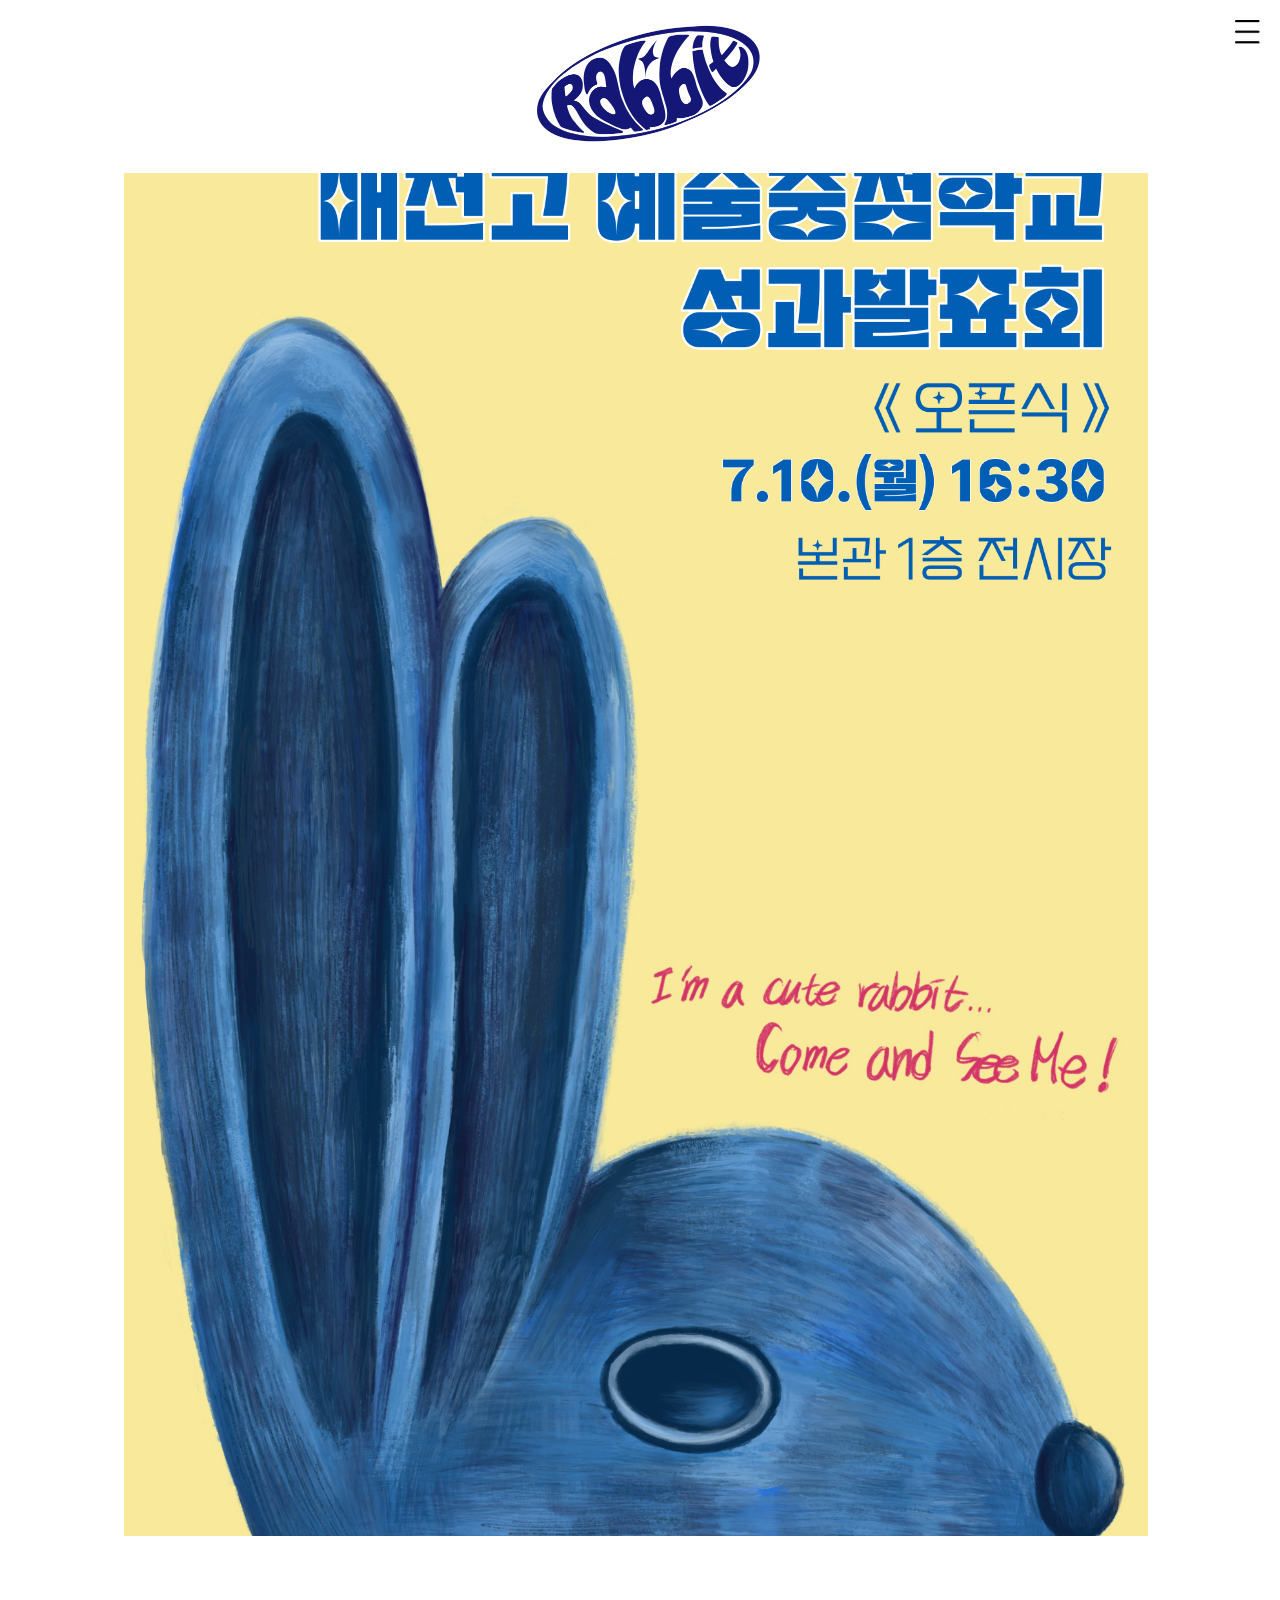
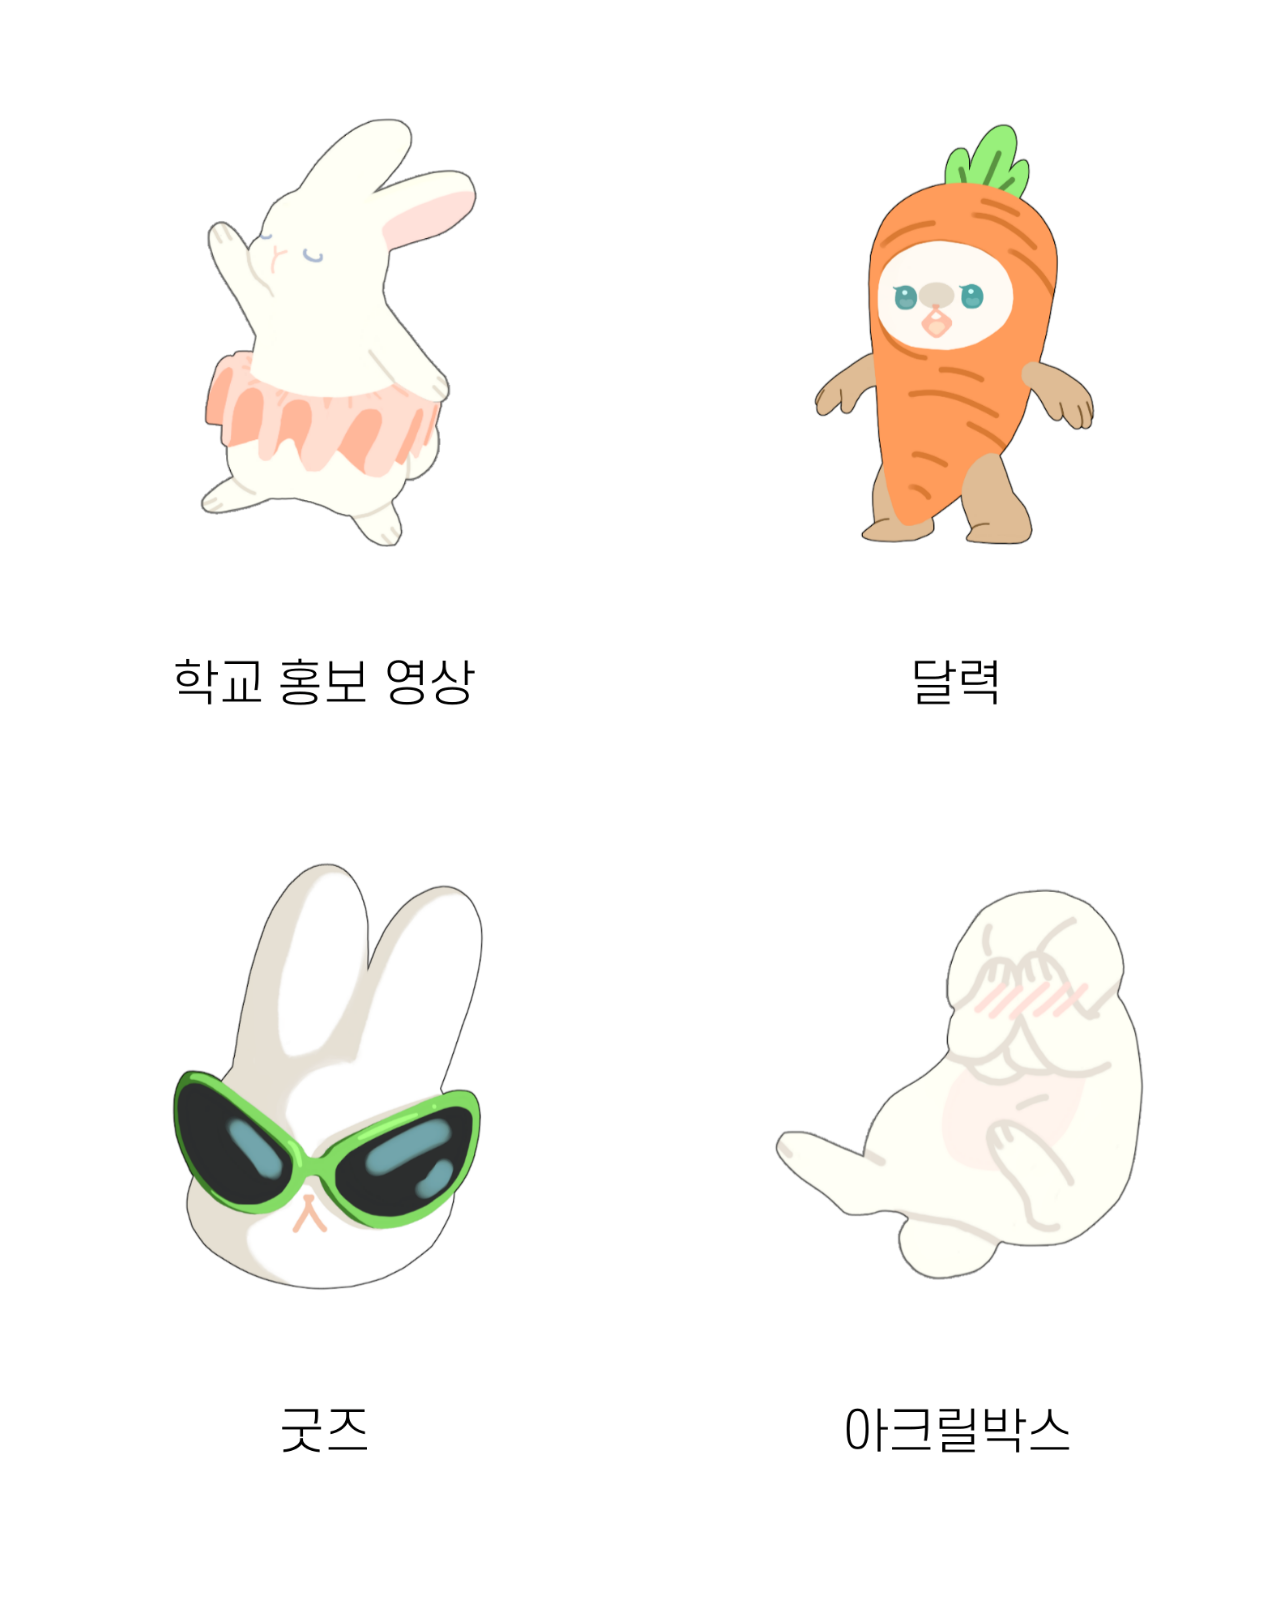
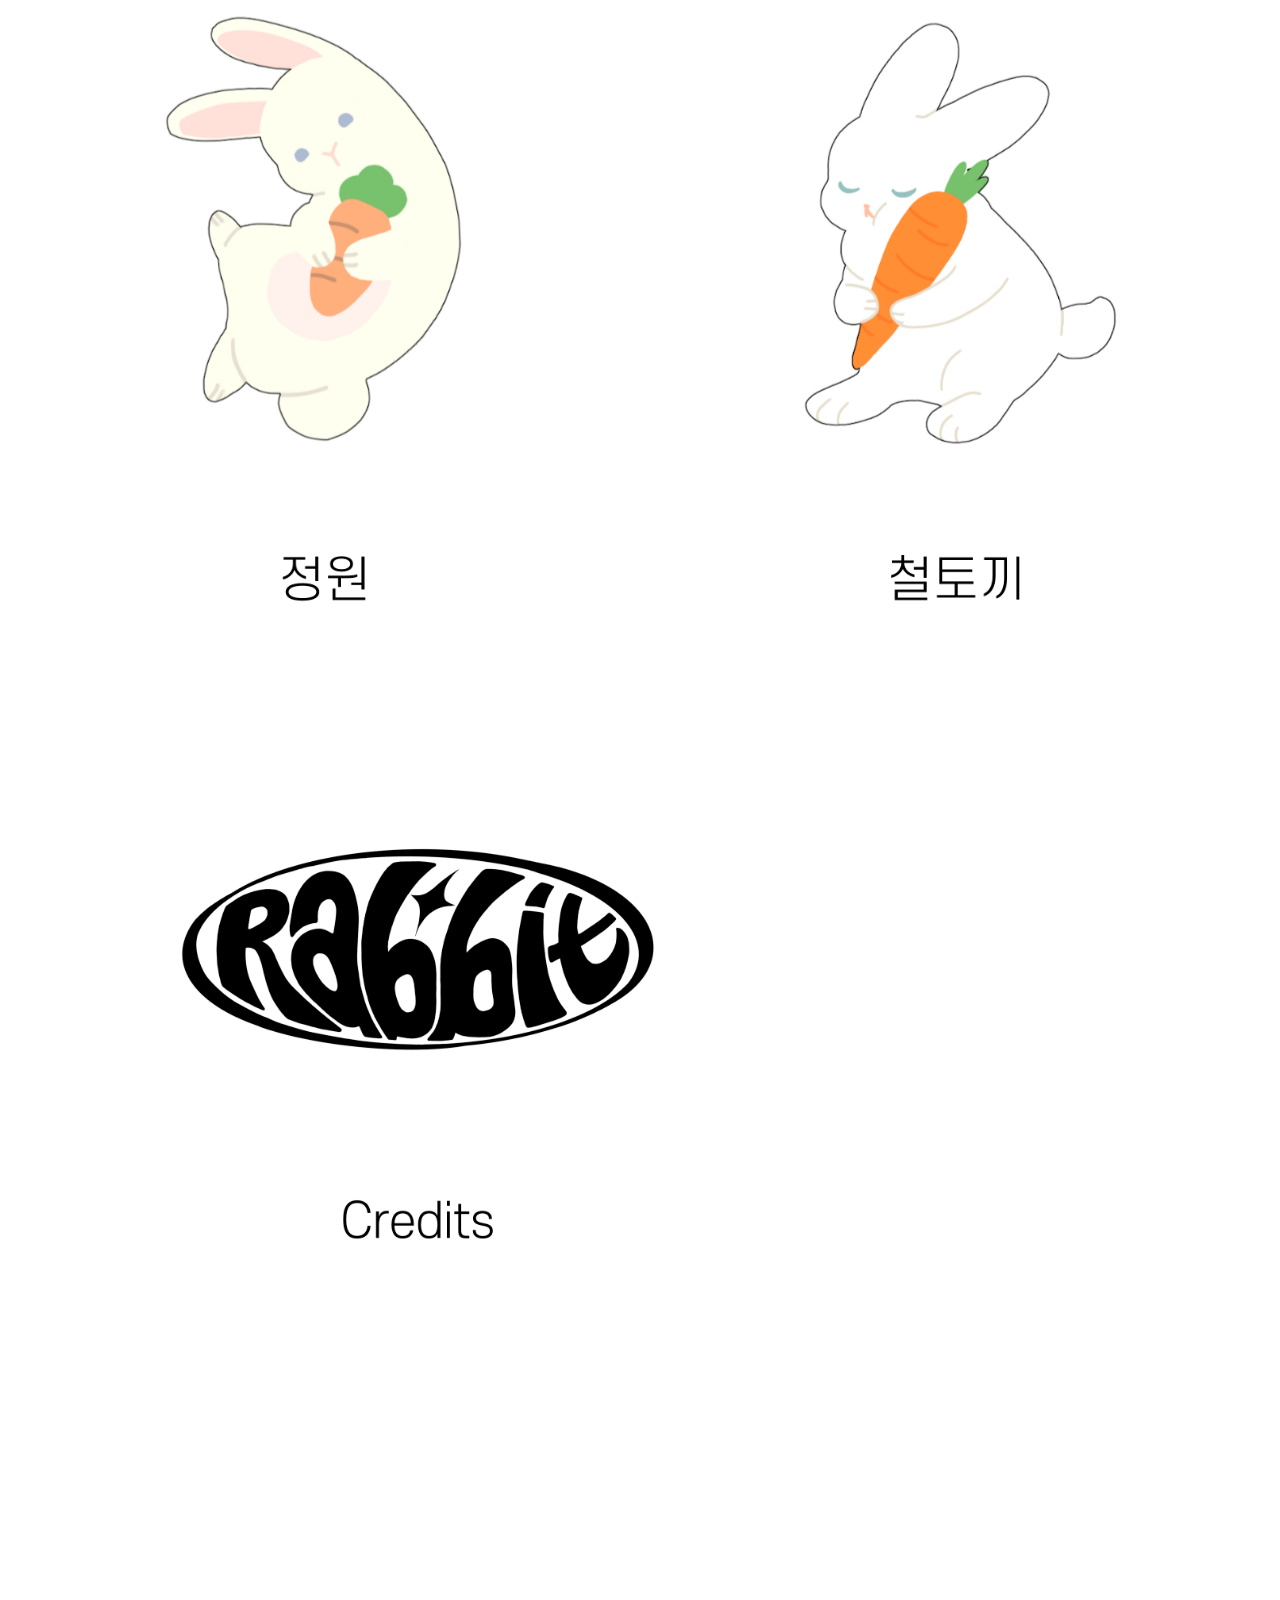
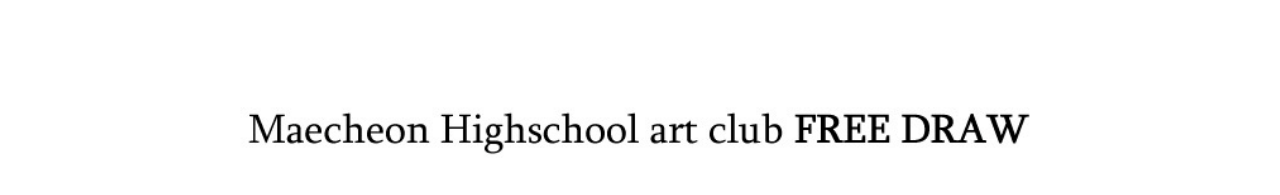
<file: index.html>
<!DOCTYPE html>
<html lang="en">
<head>
    <meta charset="UTF-8">
    <meta http-equiv="X-UA-Compatible" content="IE=edge">
    <meta name="viewport" content="width=device-width, initial-scale=1.0">
    <title>Document</title>
    <link href="style.css" rel="stylesheet">
    <script src="script.js"></script>
</head>
<body>
    <!-- home -->
    <div class="container">
        <div class="title">
            <a href="./index.html"><img class="logo" src="./img/logo.png"></a>
        </div>
        <div class="poster">
            <a><img class="poster" src="./img/poster.png"></a>
        </div>
        <div class="num-container">
            <div class="num1">
                <a href="./num1.html"><img class="num-img" src="./img/1.png"></a>
            </div>
            <div class="num1">
                <a href="./num2.html"><img class="num-img" src="./img/2.png"></a>
            </div>
            <div class="num1">
                <a href="./num3.html"><img class="num-img" src="./img/3.png"></a>
            </div>
            <div class="num1">
                <a href="./num4.html"><img class="num-img" src="./img/4.png"></a>
            </div>
            <div class="num1">
                <a href="./num5.html"><img class="num-img" src="./img/5.png"></a>
            </div>
            <div class="num1">
                <a href="./num6.html"><img class="num-img" src="./img/6.png"></a>
            </div>
            <div class="img7">
                <a href="./num7.html"><img class="img7" src="./img/7.png"></a>
            </div> 
        </div>
        
    </div>
    <div>
        <a><img class="bottom-img" src="./img/bottom.png"></a>
    </div>
    
    
    <!--- 메뉴 버튼 -->
    <div class="menu" id="menuWrapper">
        <a id="menuBtn"><img class="menubutton" src="./img/10.png"></a>
        <div id="menuContent" class="dropdown-content">
            <a class="menu-list" href="./index1.html">Home</a>
            <a class="menu-list" href="./num1.html">학교 홍보영상</a>
            <a class="menu-list" href="./num2.html">달력</a>
            <a class="menu-list" href="./num3.html">굿즈</a>
            <a class="menu-list" href="./num4.html">아크릴박스</a>
            <a class="menu-list" href="./num5.html">정원</a>
            <a class="menu-list" href="./num6.html">철토끼</a>
            <a class="menu-list" href="./num7.html">크레딧</a>
        </div>
    </div>
    <script src="script.js"></script>
</body>
</html>
</file>
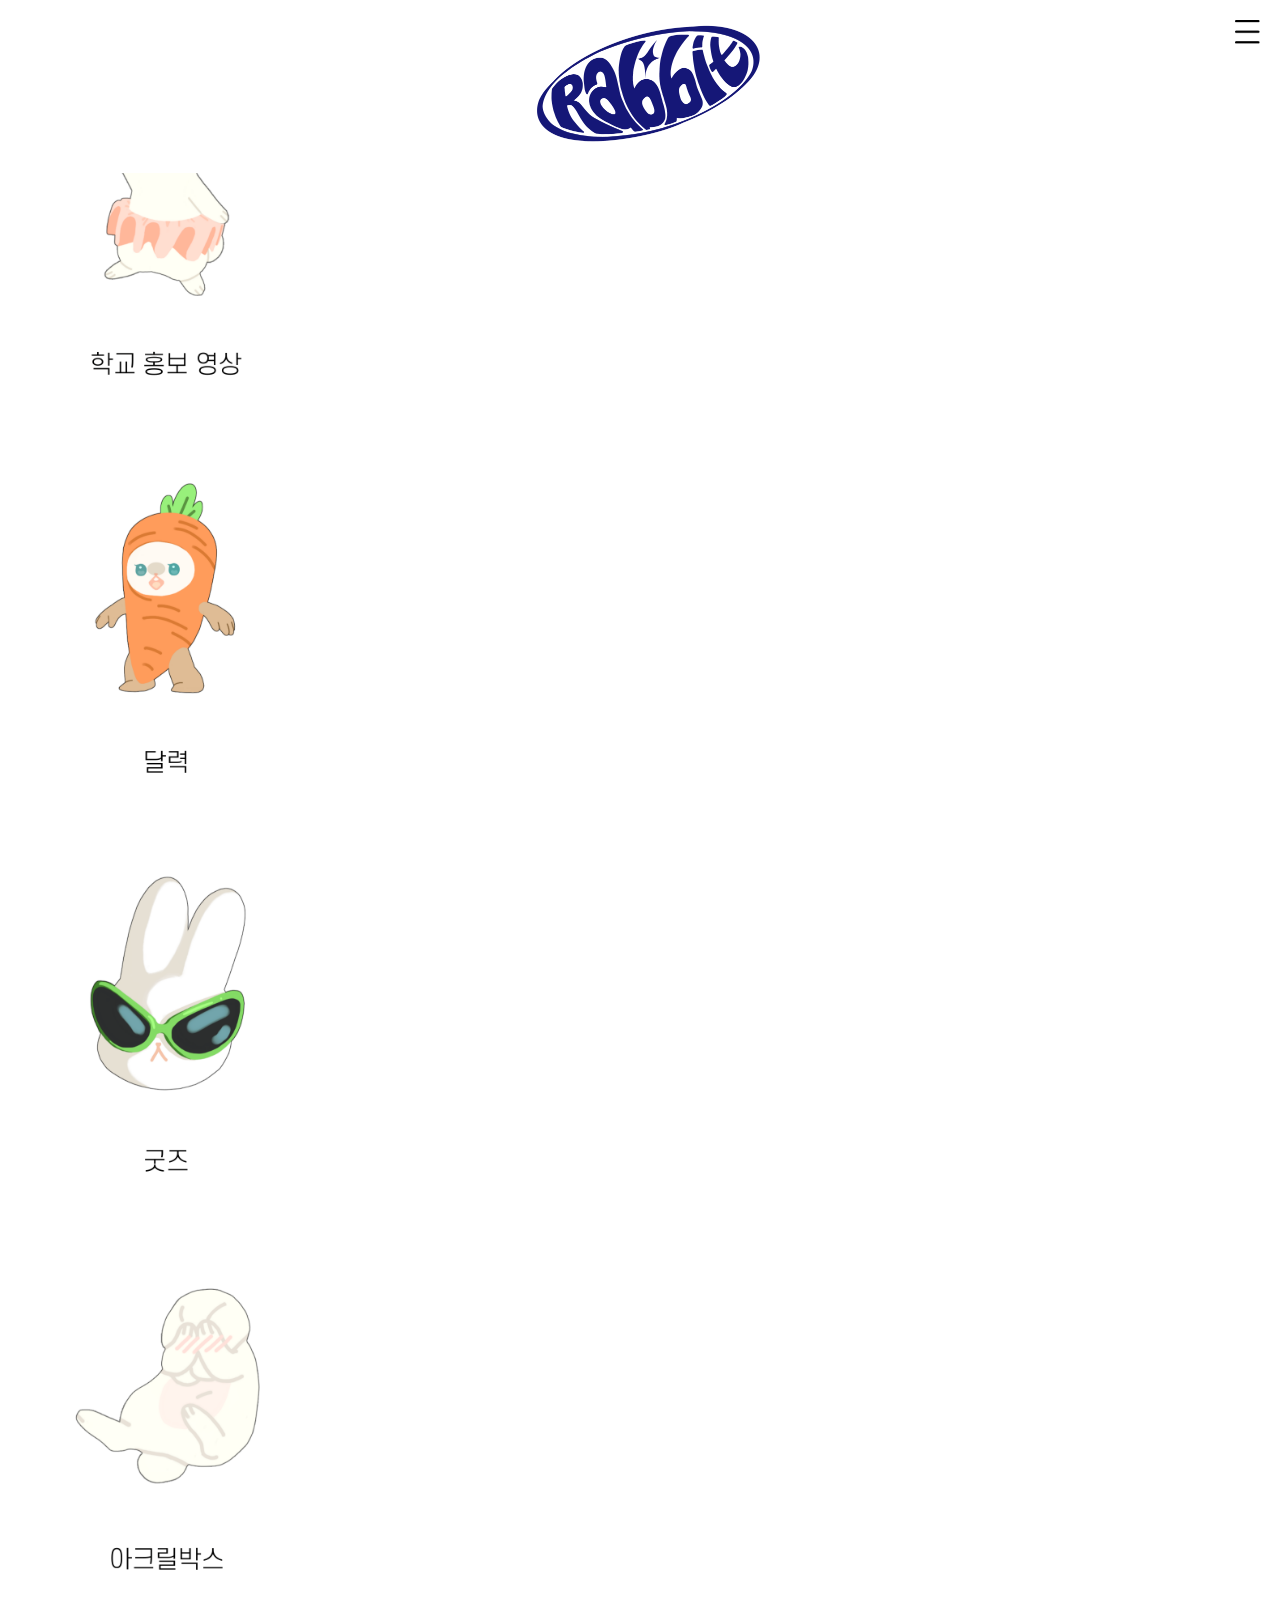
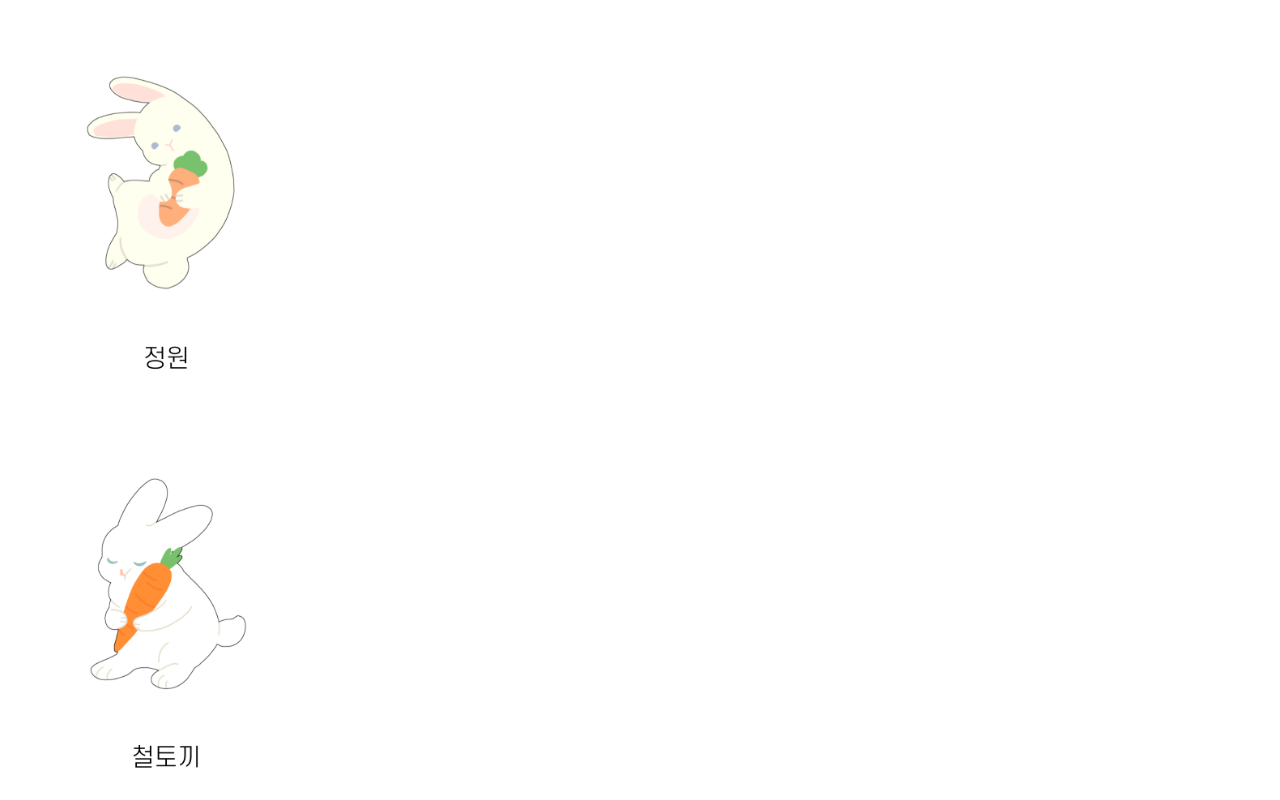
<file: index1.html>
<!DOCTYPE html>
<html lang="en">
<head>
    <meta charset="UTF-8">
    <meta http-equiv="X-UA-Compatible" content="IE=edge">
    <meta name="viewport" content="width=device-width, initial-scale=1.0">
    <title>Document</title>
    <link href="style.css" rel="stylesheet">
    <script src="script.js"></script>
</head>
<body>
    <!-- home -->
    <div class="title">
        <a href="./index1.html"><img class="logo" src="./img/logo.png"></a>
    </div>
    <div class="num1">
        <a href="./num1.html"><img class="num1" src="./img/1.png"></a>
    </div>
    <div class="num1">
        <a href="./num2.html"><img class="num1" src="./img/2.png"></a>
    </div>
    <div class="num1">
        <a href="./num3.html"><img class="num1" src="./img/3.png"></a>
    </div>
    <div class="num1">
        <a href="./num4.html"><img class="num1" src="./img/4.png"></a>
    </div>
    <div class="num1">
        <a href="./num5.html"><img class="num1" src="./img/5.png"></a>
    </div>
    <div class="num1">
        <a href="./num6.html"><img class="num1" src="./img/6.png"></a>
    </div>

    <!-- 스크롤 버튼 -->
    <div class="stb" id="scrollBtnContainer">
        <button onclick="scrollToBottom()" id="scrollBtn" title="scrollToBottom">bottom</button>
    </div>

    <!--- 메뉴 버튼 -->
    <div class="menu" id="menuWrapper">
        <a id="menuBtn"><img class="menubutton" src="./img/10.png"></a>
        <div id="menuContent" class="dropdown-content">
            <a class="menu-list" href="./index1.html">Home</a>
            <a class="menu-list" href="./num1.html">학교 홍보영상</a>
            <a class="menu-list" href="./num2.html">달력</a>
            <a class="menu-list" href="./num3.html">굿즈</a>
            <a class="menu-list" href="./num4.html">아크릴박스</a>
            <a class="menu-list" href="./num5.html">정원</a>
            <a class="menu-list" href="./num6.html">철토끼</a>
        </div>
    </div>
    <script src="script.js"></script>
</body>
</html>
</file>
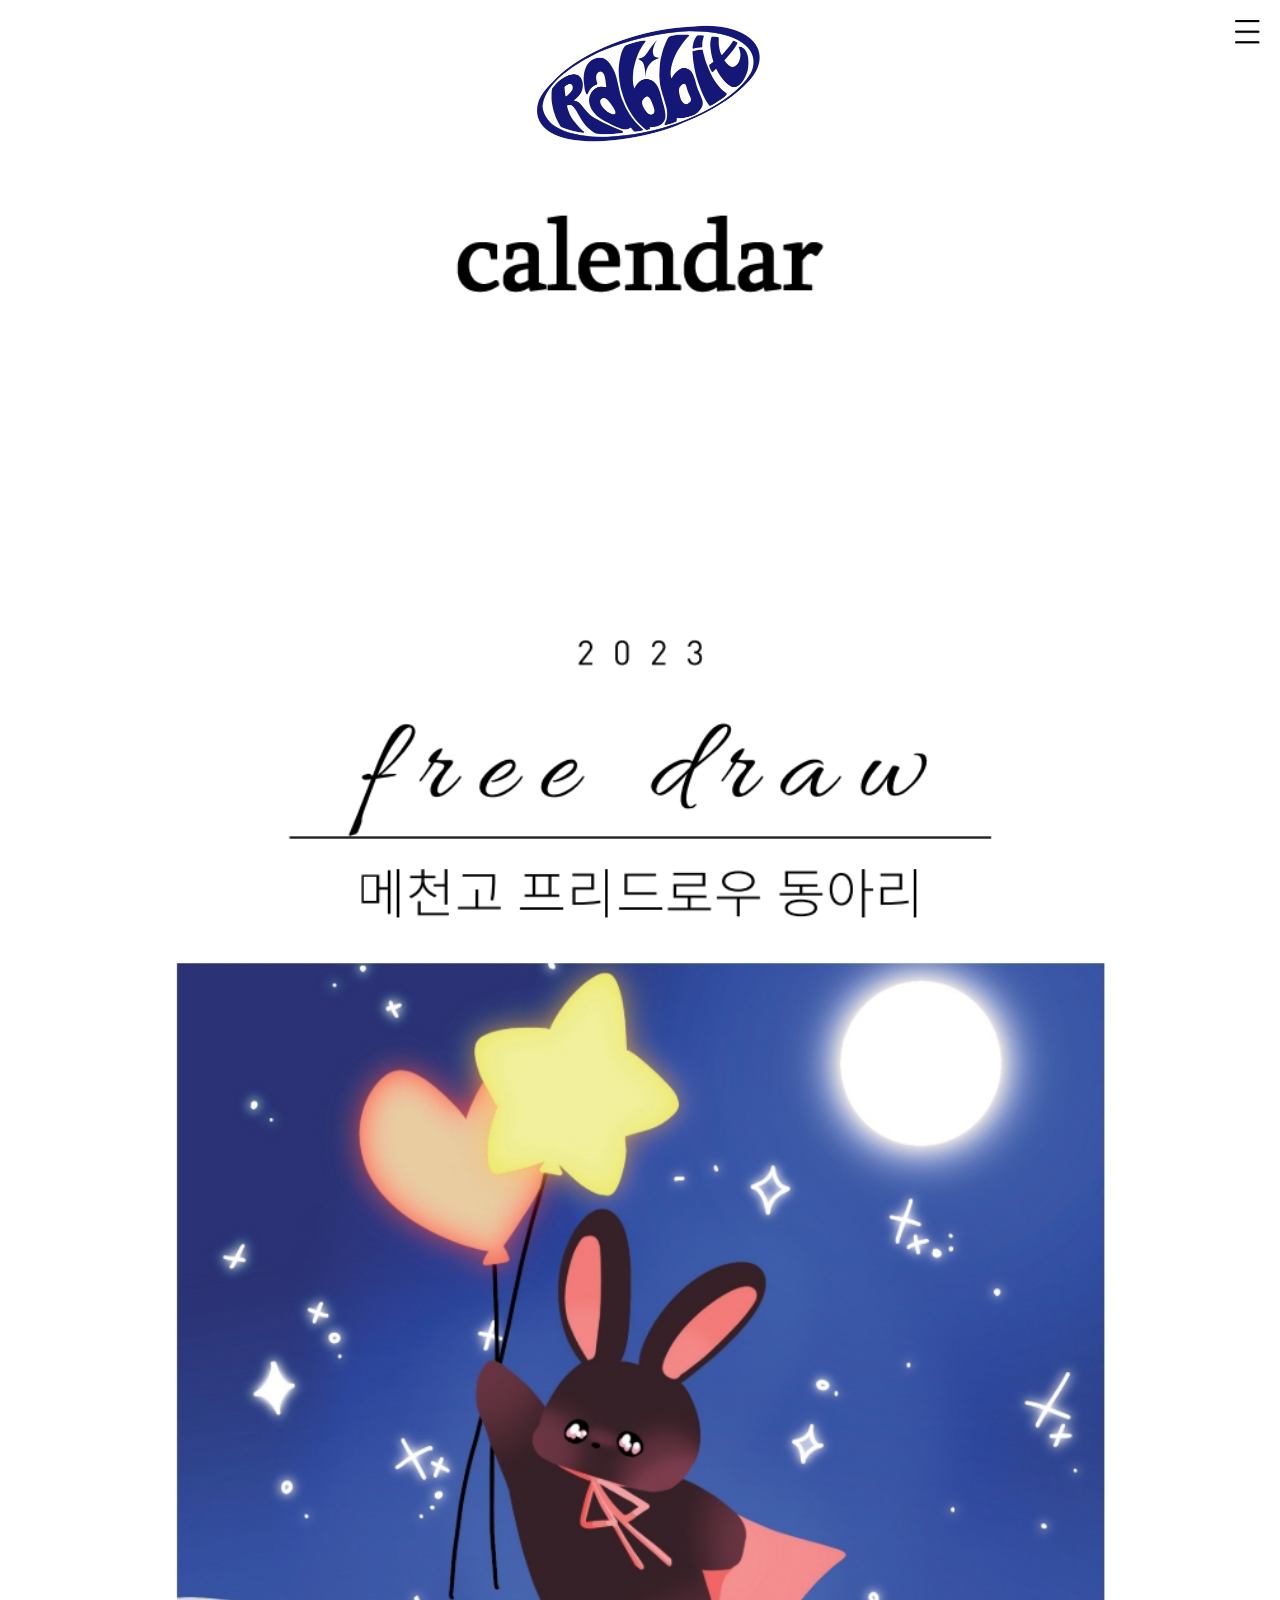
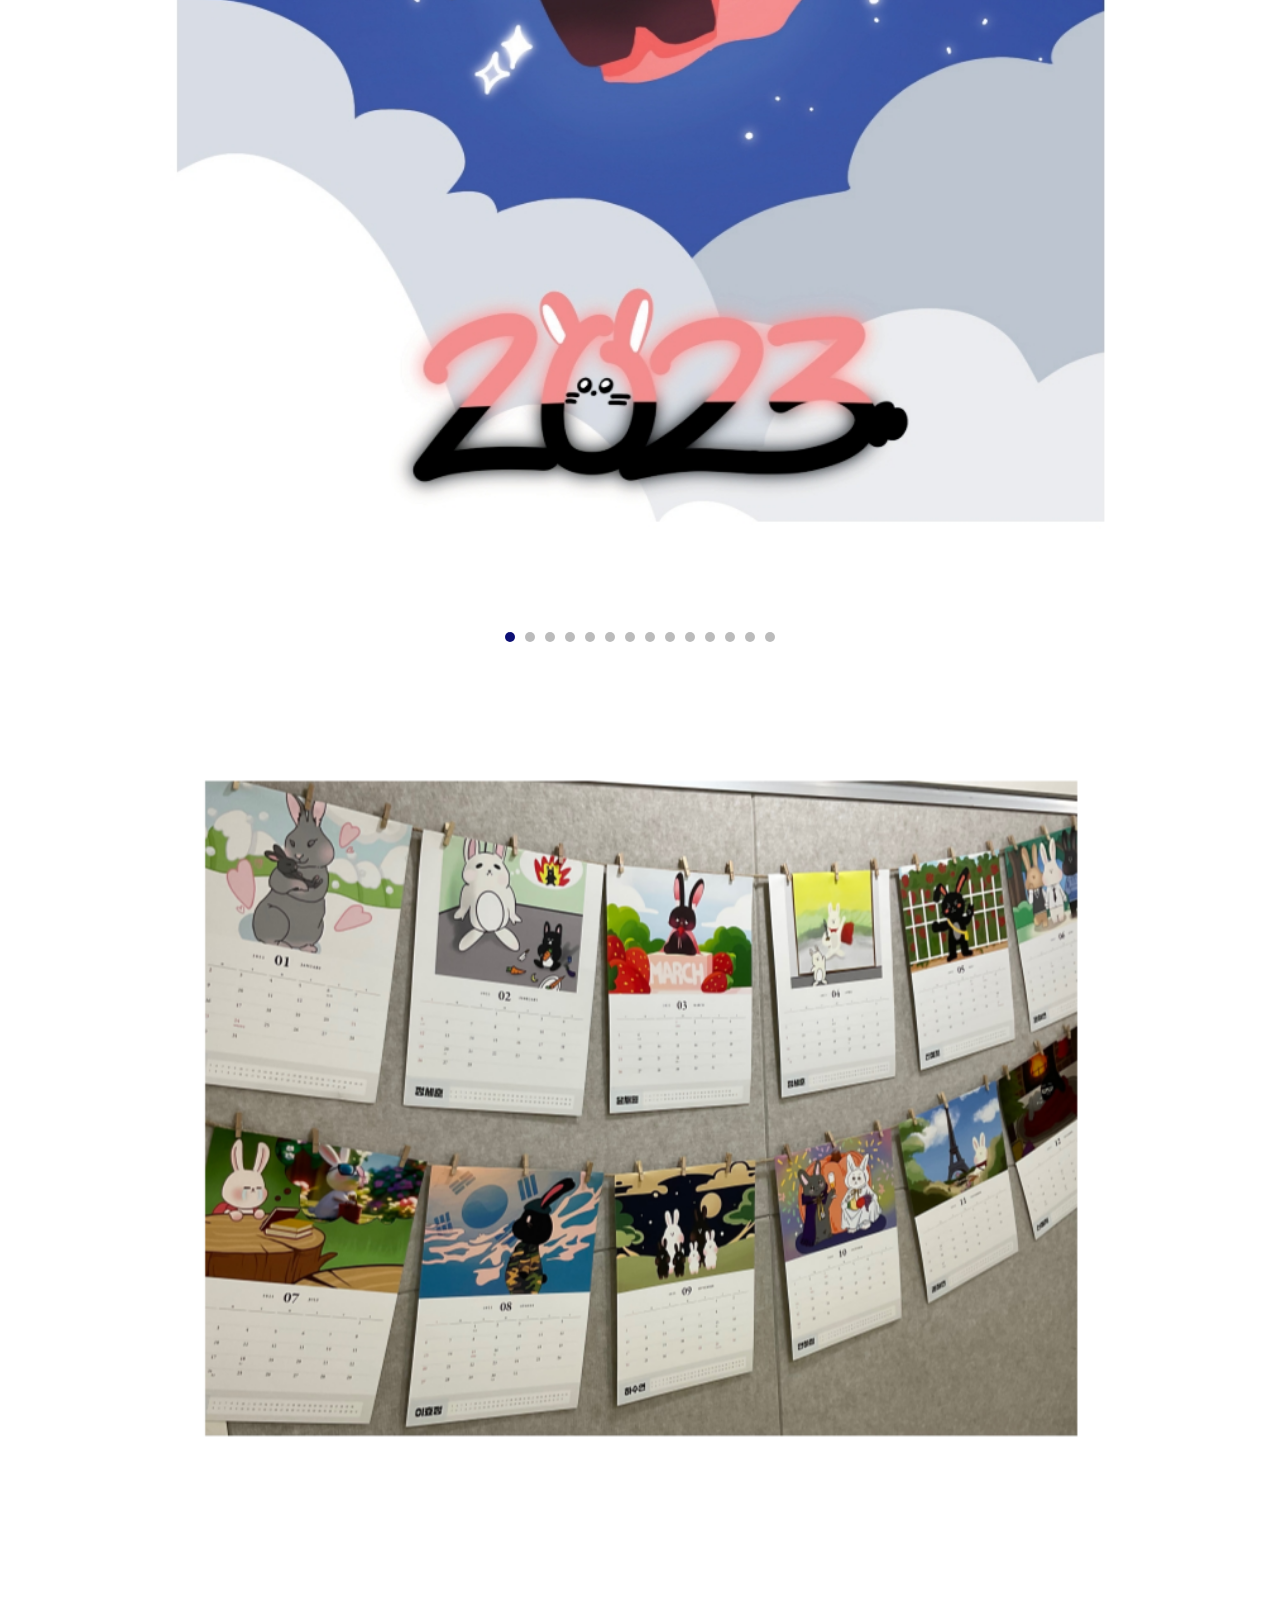
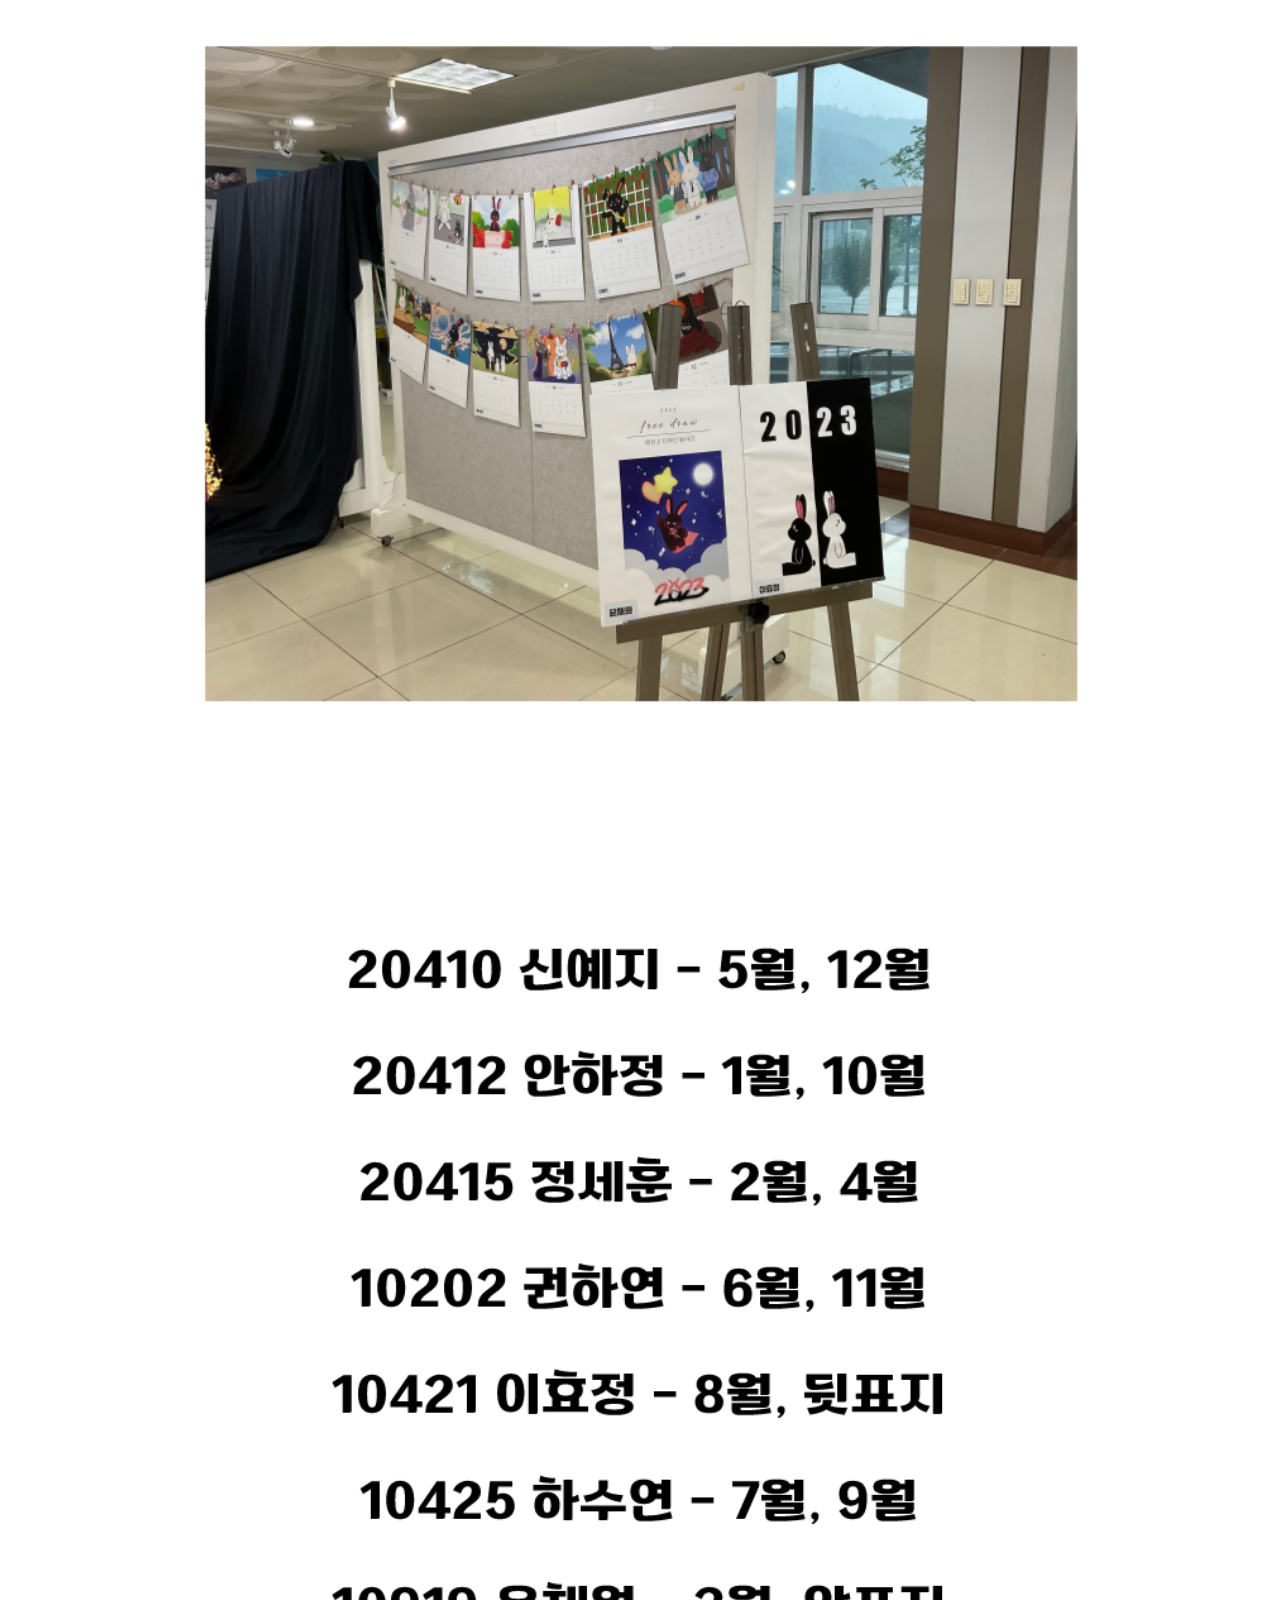
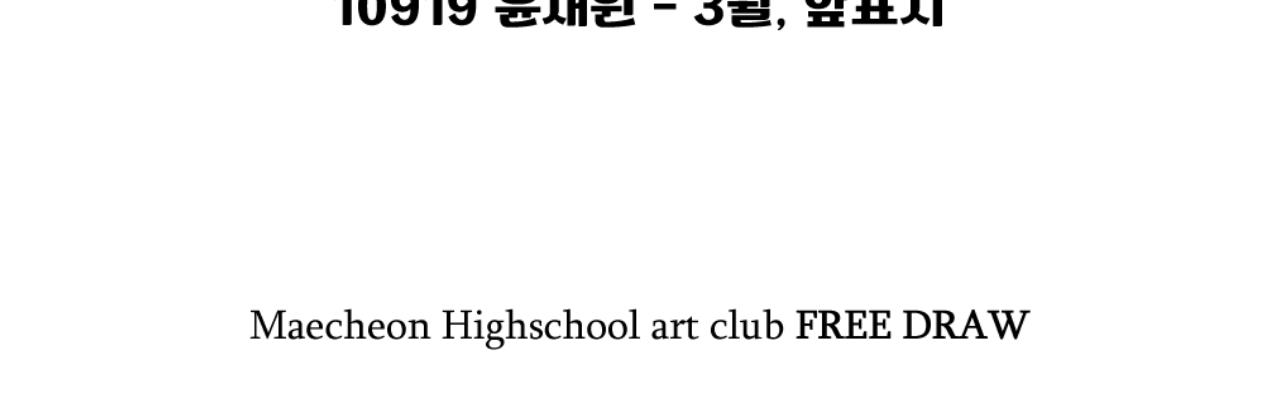
<file: num2.html>
<!DOCTYPE html>
<html lang="en">
<head>
    <meta charset="UTF-8">
    <meta http-equiv="X-UA-Compatible" content="IE=edge">
    <meta name="viewport" content="width=device-width, initial-scale=1.0">
    <title>Document</title>
    <link href="style.css" rel="stylesheet">
    <script src="script.js"></script>
</head>
<body>
    <div class="title">
        <a href="./index.html"><img class="logo" src="./img/logo.png"></a>
    </div>
    <div class="top-img">
        <a><img class="top-img" src="./img/info/달력 상단.png"></a>
    </div>

    <!-- 달력 -->
    <div class="slider-container">
        <div class="slider">
          <img src="./img/달력/0.jpg" alt="이미지 1">
          <img src="./img/달력/1.jpg" alt="이미지 1">
          <img src="./img/달력/2.jpg" alt="이미지 2">
          <img src="./img/달력/3.jpg" alt="이미지 3">
          <img src="./img/달력/4.jpg" alt="이미지 3">
          <img src="./img/달력/5.jpg" alt="이미지 3">
          <img src="./img/달력/6.jpg" alt="이미지 3">
          <img src="./img/달력/7.jpg" alt="이미지 3">
          <img src="./img/달력/8.jpg" alt="이미지 3">
          <img src="./img/달력/9.jpg" alt="이미지 3">
          <img src="./img/달력/10.jpg" alt="이미지 3">
          <img src="./img/달력/11.jpg" alt="이미지 3">
          <img src="./img/달력/12.jpg" alt="이미지 3">
          <img src="./img/달력/13.jpg" alt="이미지 3">
        </div>
      </div>
      <script src="script.js"></script>

      <div>
        <a><img class="info2" src="./img/info/달력 상페.png"></a>
    </div>

    <script src="script.js"></script>

    <!--- 메뉴 버튼 -->
    <div class="menu" id="menuWrapper">
        <a id="menuBtn"><img class="menubutton" src="./img/10.png"></a>
        <div id="menuContent" class="dropdown-content">
            <a class="menu-list" href="./index.html">Home</a>
            <a class="menu-list" href="./num1.html">학교 홍보영상</a>
            <a class="menu-list" href="./num2.html">달력</a>
            <a class="menu-list" href="./num3.html">굿즈</a>
            <a class="menu-list" href="./num4.html">아크릴박스</a>
            <a class="menu-list" href="./num5.html">정원</a>
            <a class="menu-list" href="./num6.html">철토끼</a>
        </div>
    </div>
    <script src="script.js"></script>
</body>
</html>
</file>
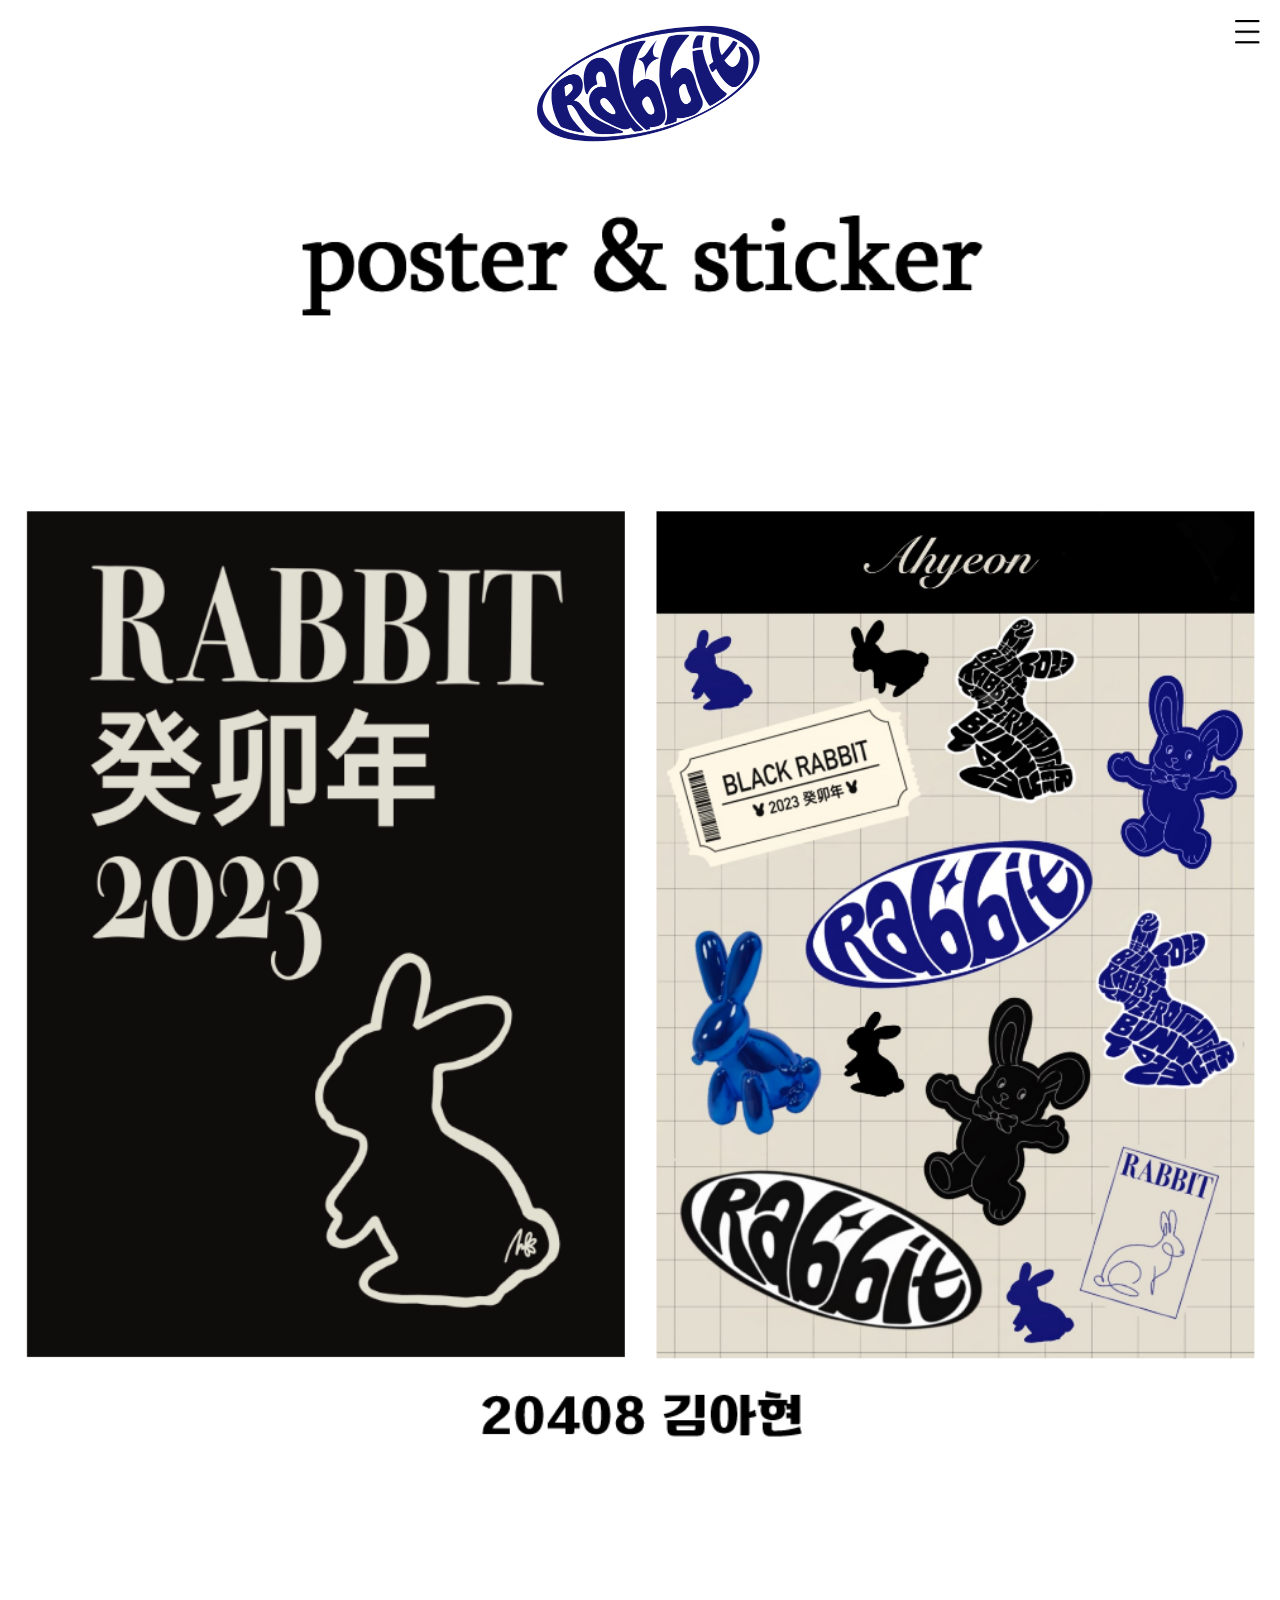
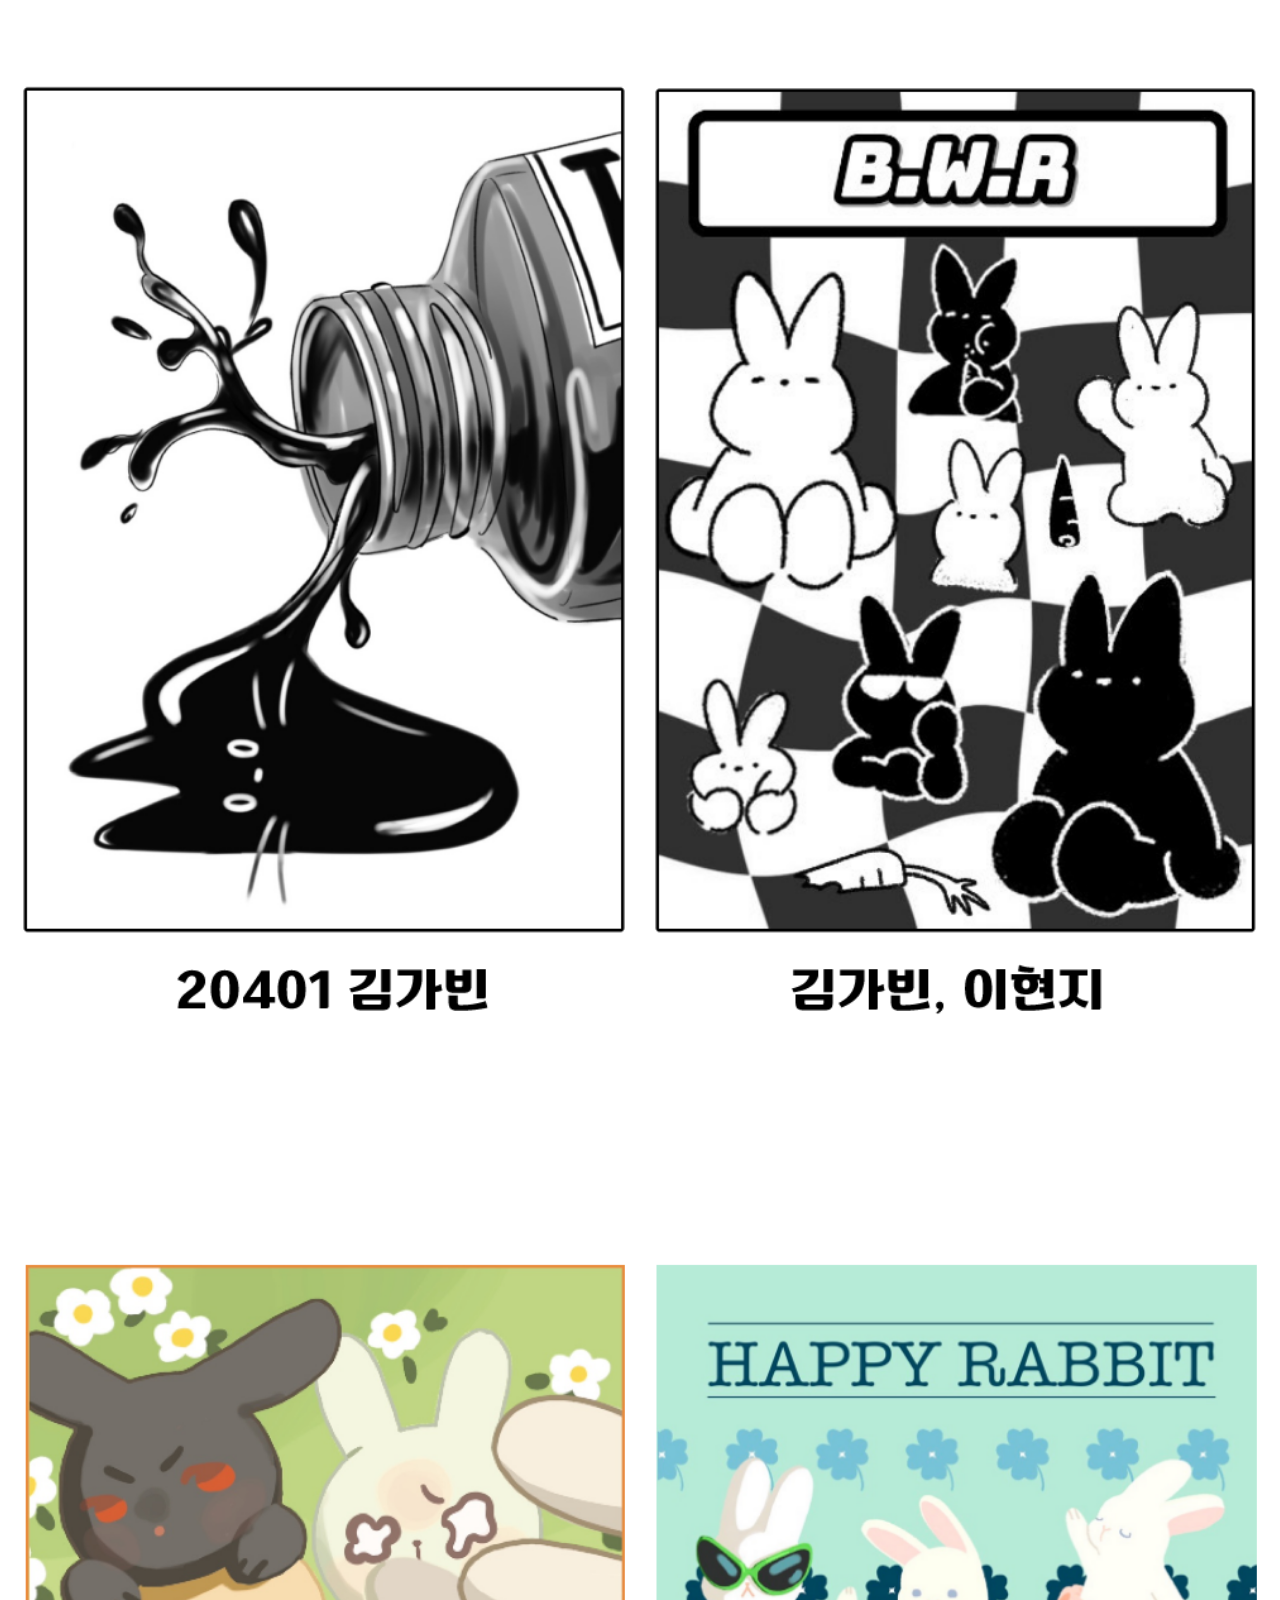
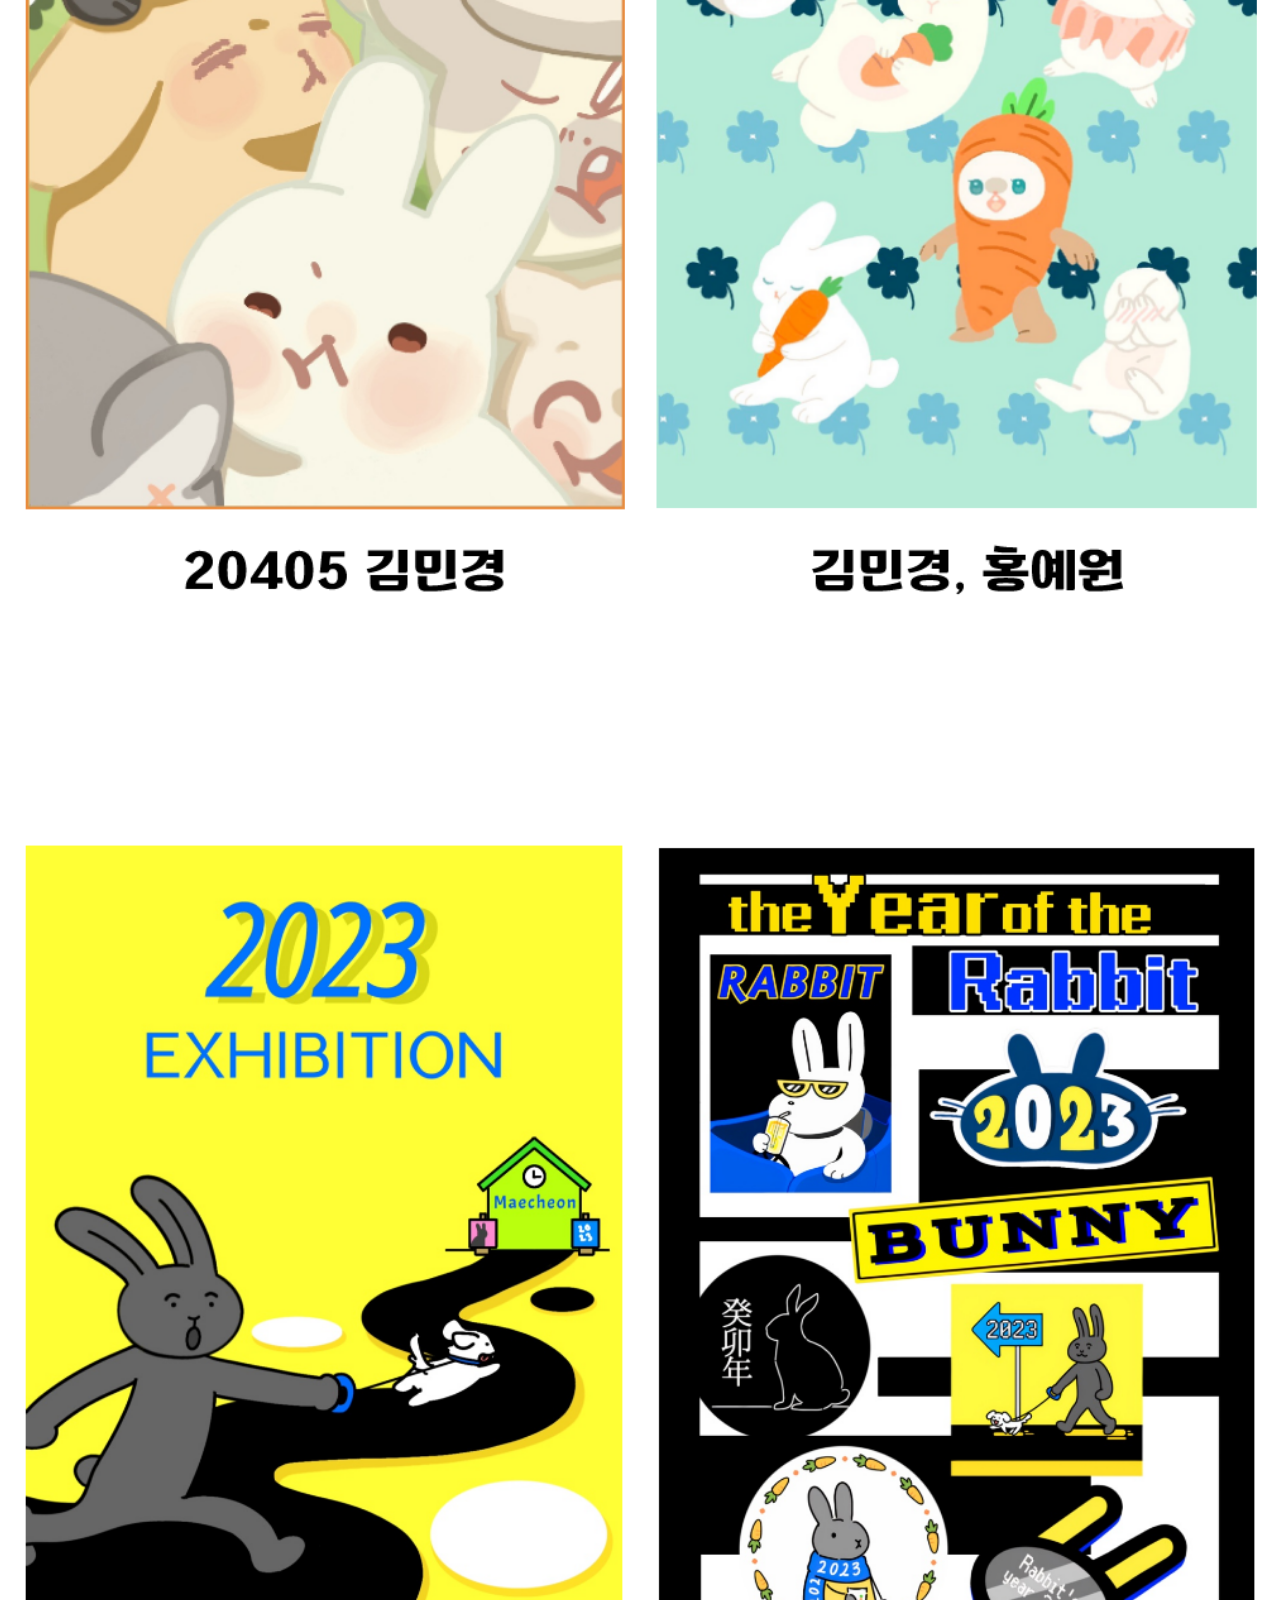
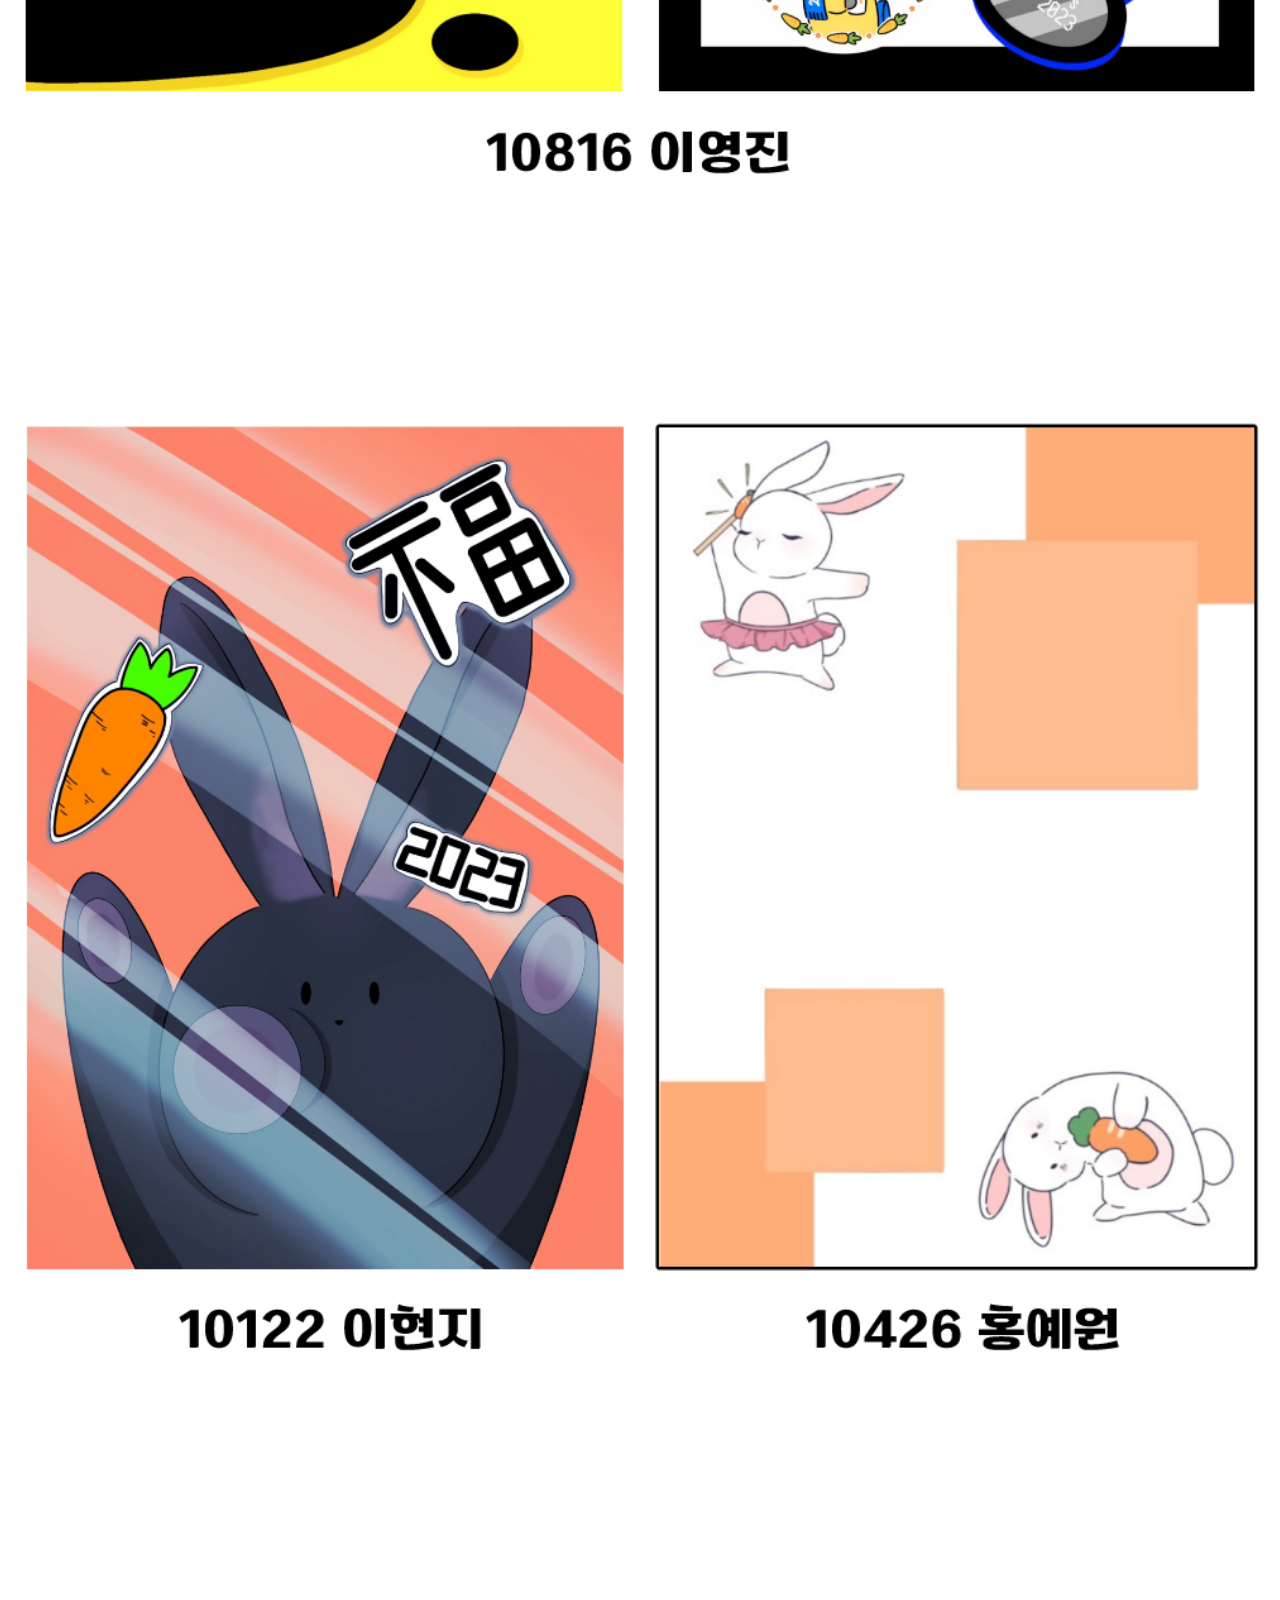
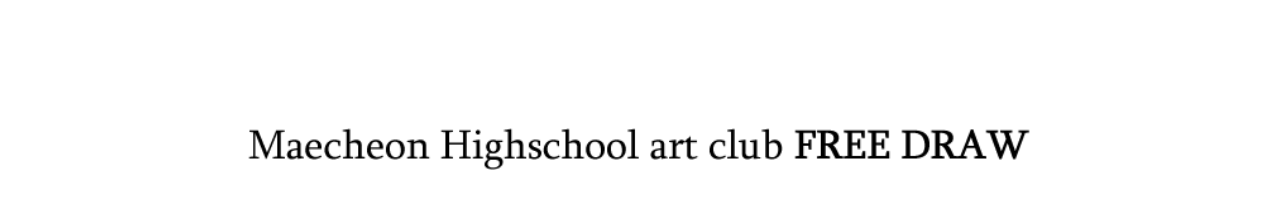
<file: num3.html>
<!DOCTYPE html>
<html lang="en">
<head>
    <meta charset="UTF-8">
    <meta http-equiv="X-UA-Compatible" content="IE=edge">
    <meta name="viewport" content="width=device-width, initial-scale=1.0">
    <title>Document</title>
    <link href="style.css" rel="stylesheet">
    <script src="script.js"></script>
</head>
<body>
    <div class="title">
        <a href="./index.html"><img class="logo" src="./img/logo.png"></a>
    </div>
    <div class="info3">
        <a><img class="info3" src="./img/info/굿즈 상페.png"></a>
    </div>
    

    <!--- 메뉴 버튼 -->
    <div class="menu" id="menuWrapper">
        <a id="menuBtn"><img class="menubutton" src="./img/10.png"></a>
        <div id="menuContent" class="dropdown-content">
            <a class="menu-list" href="./index.html">Home</a>
            <a class="menu-list" href="./num1.html">학교 홍보영상</a>
            <a class="menu-list" href="./num2.html">달력</a>
            <a class="menu-list" href="./num3.html">굿즈</a>
            <a class="menu-list" href="./num4.html">아크릴박스</a>
            <a class="menu-list" href="./num5.html">정원</a>
            <a class="menu-list" href="./num6.html">철토끼</a>
    </div>
    <script src="script.js"></script>
</body>
</body>
</html>
</file>
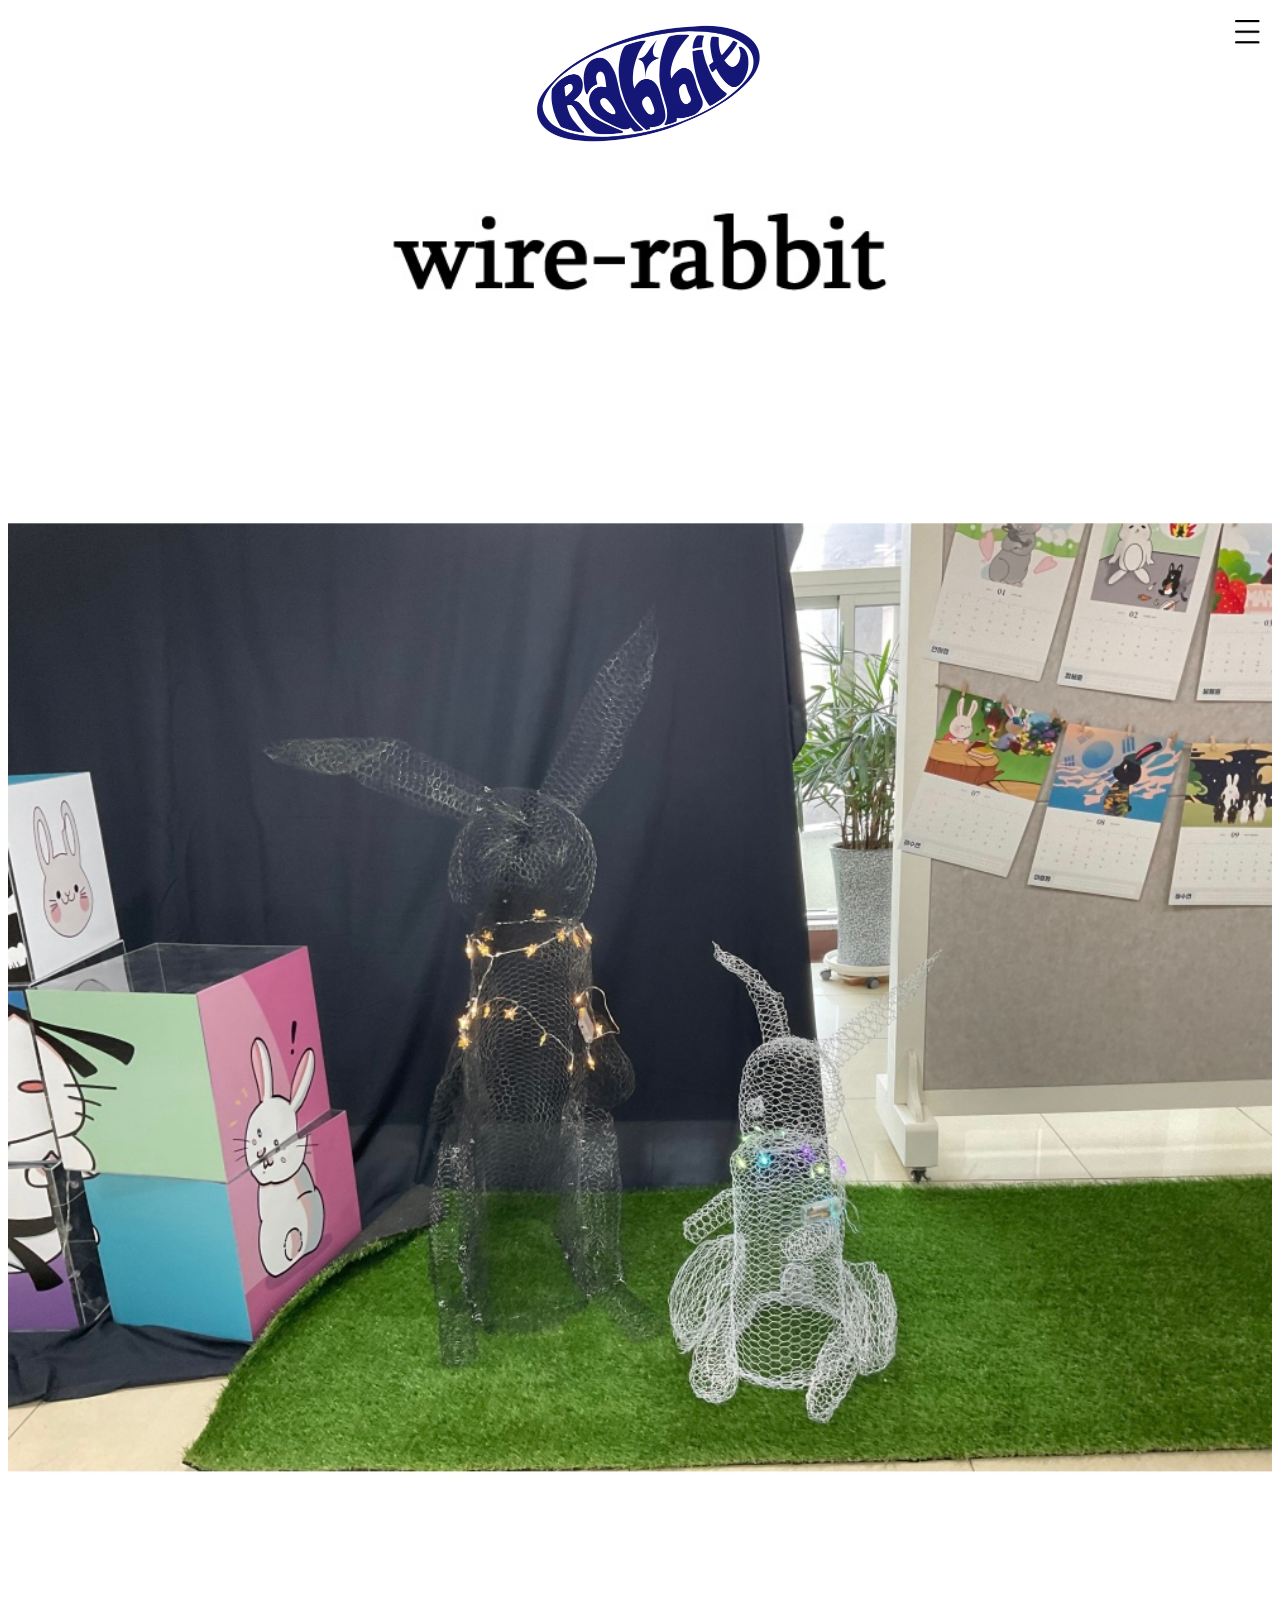
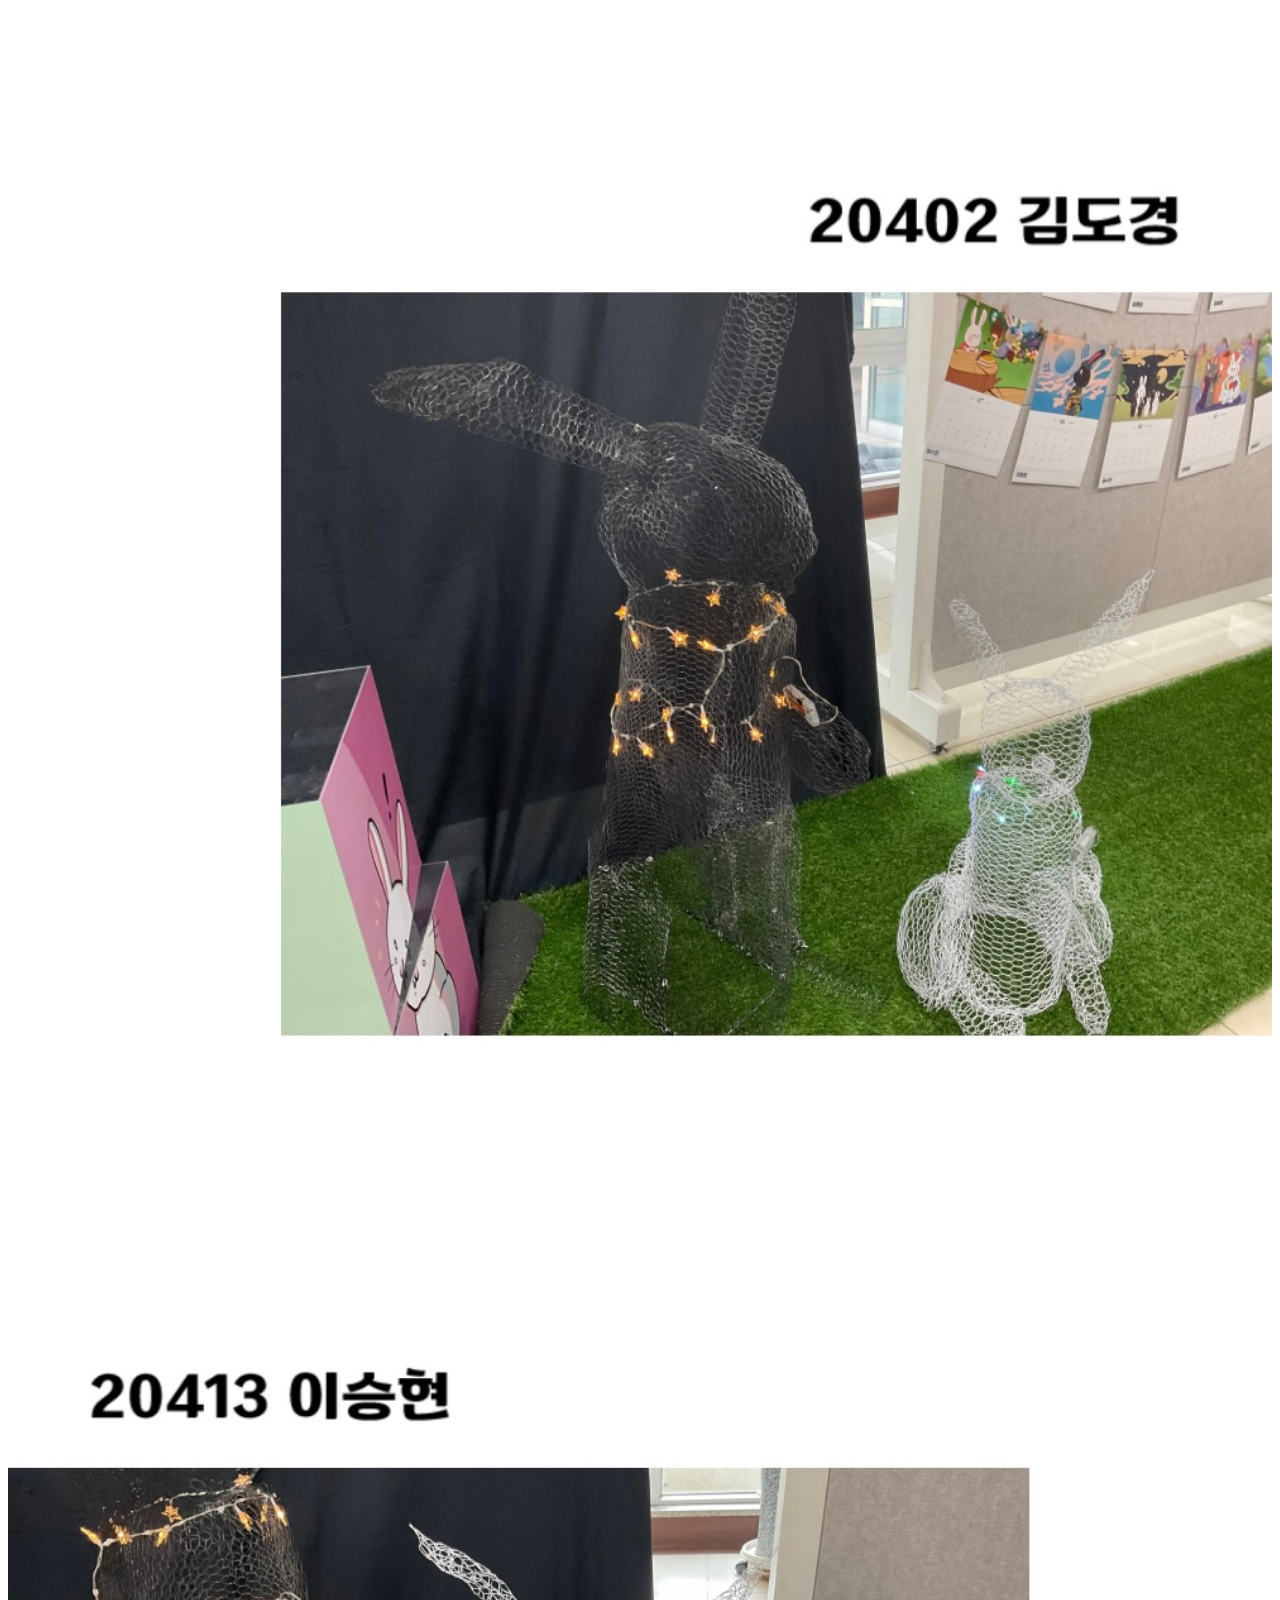
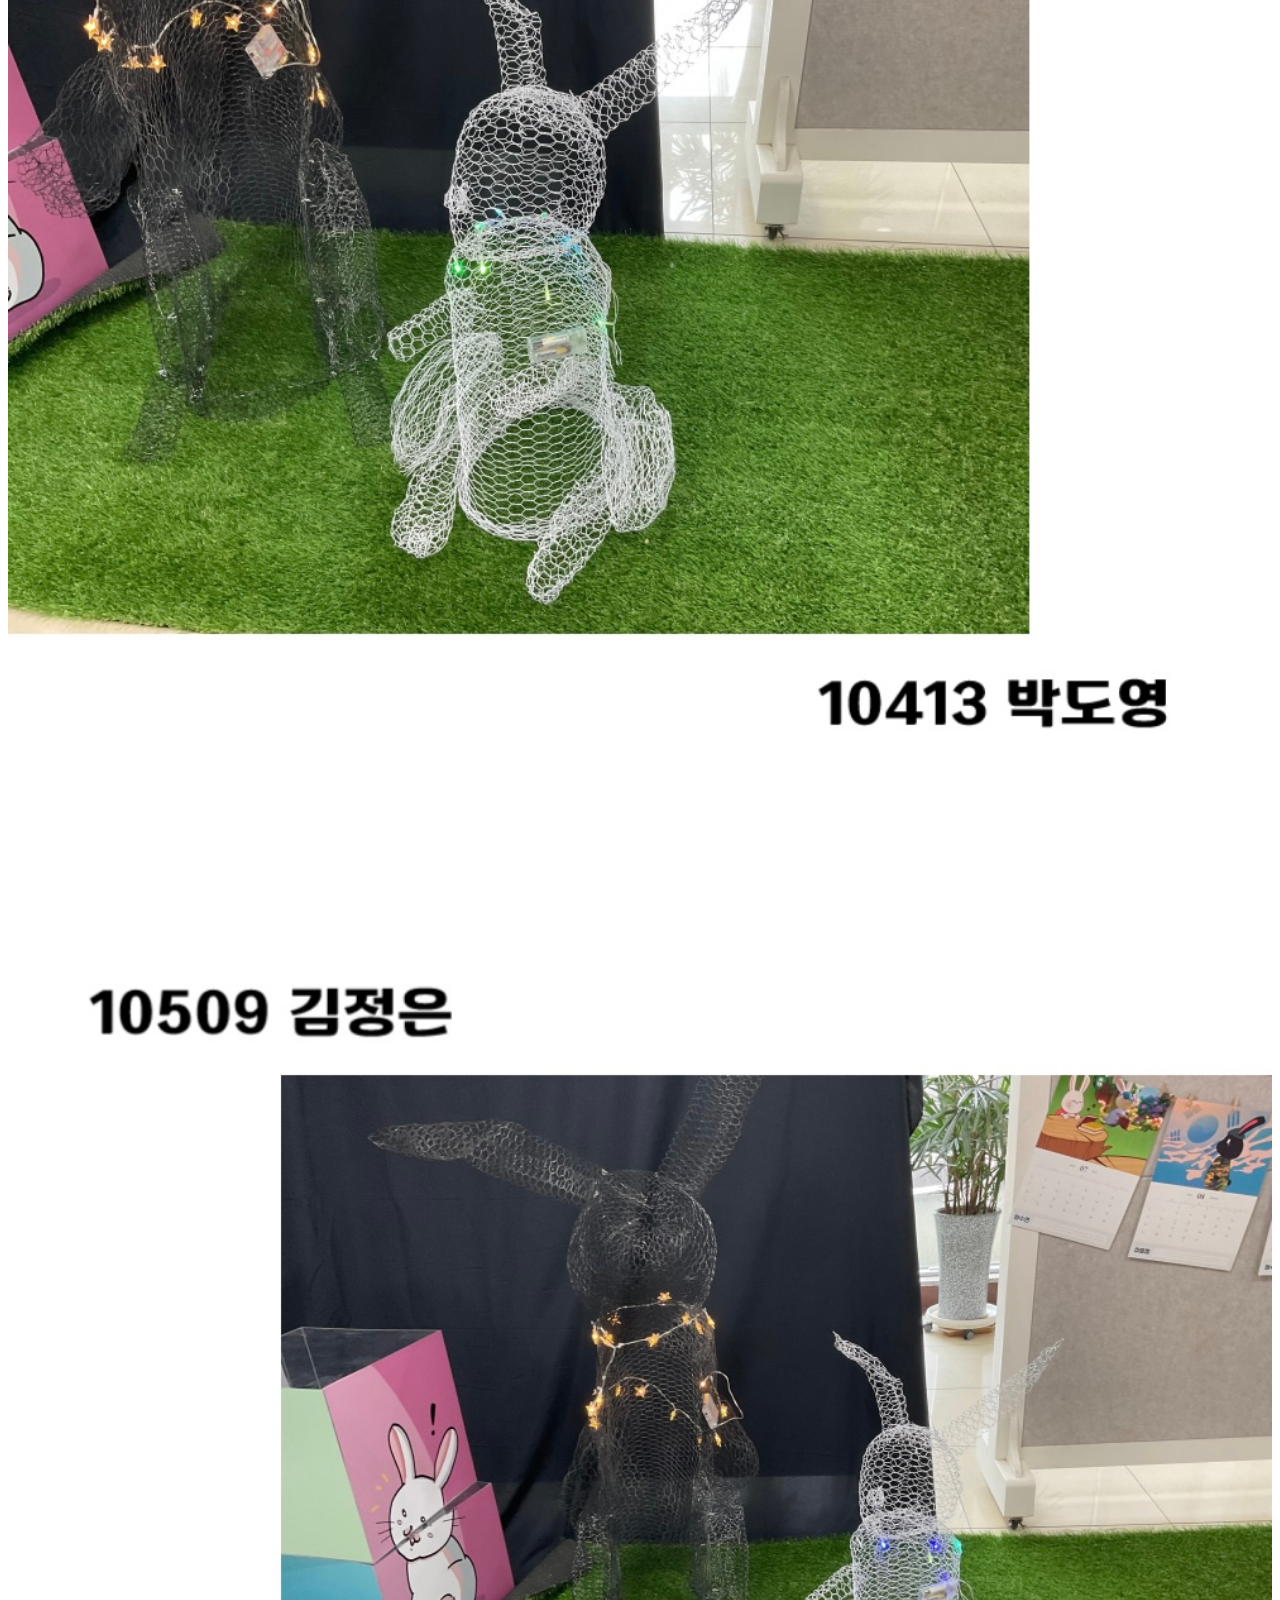
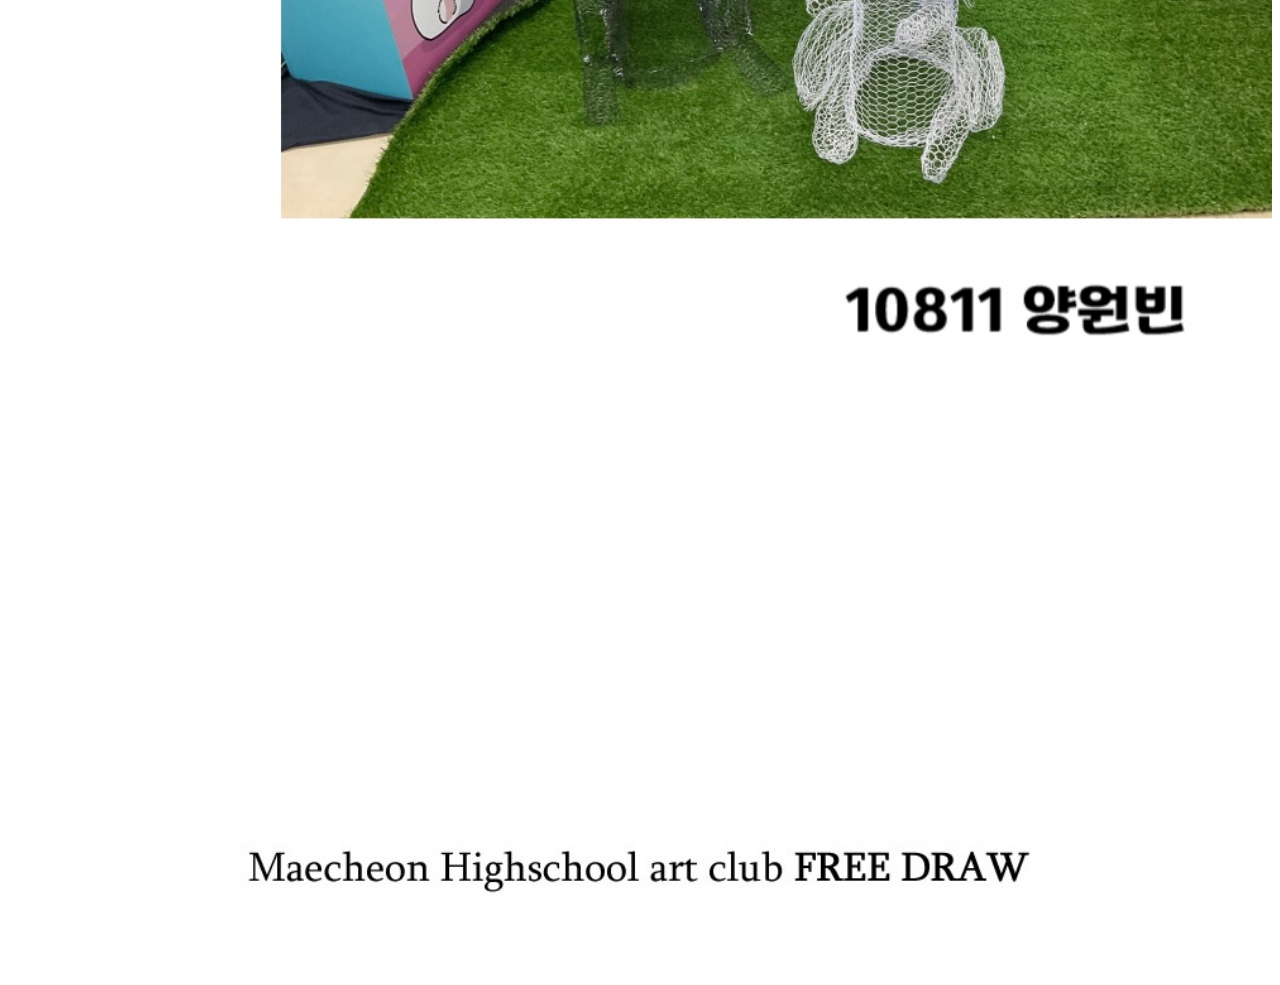
<file: num6.html>
<!DOCTYPE html>
<html lang="en">
<head>
    <meta charset="UTF-8">
    <meta http-equiv="X-UA-Compatible" content="IE=edge">
    <meta name="viewport" content="width=device-width, initial-scale=1.0">
    <title>Document</title>
    <link href="style.css" rel="stylesheet">
    <script src="script.js"></script>
</head>
<body>
    <div class="title">
        <a href="./index.html"><img class="logo" src="./img/logo.png"></a>
    </div>
    <div>
        <a><img class="info6" src="./img/info/철토끼 상페.jpeg"></a>
    </div>

    <!--- 메뉴 버튼 -->
    <div class="menu" id="menuWrapper">
        <a id="menuBtn"><img class="menubutton" src="./img/10.png"></a>
        <div id="menuContent" class="dropdown-content">
            <a class="menu-list" href="./index.html">Home</a>
            <a class="menu-list" href="./num1.html">학교 홍보영상</a>
            <a class="menu-list" href="./num2.html">달력</a>
            <a class="menu-list" href="./num3.html">굿즈</a>
            <a class="menu-list" href="./num4.html">아크릴박스</a>
            <a class="menu-list" href="./num5.html">정원</a>
            <a class="menu-list" href="./num6.html">철토끼</a>
        </div>
    </div>
    <script src="script.js"></script>
</body>
</body>
</html>
</file>
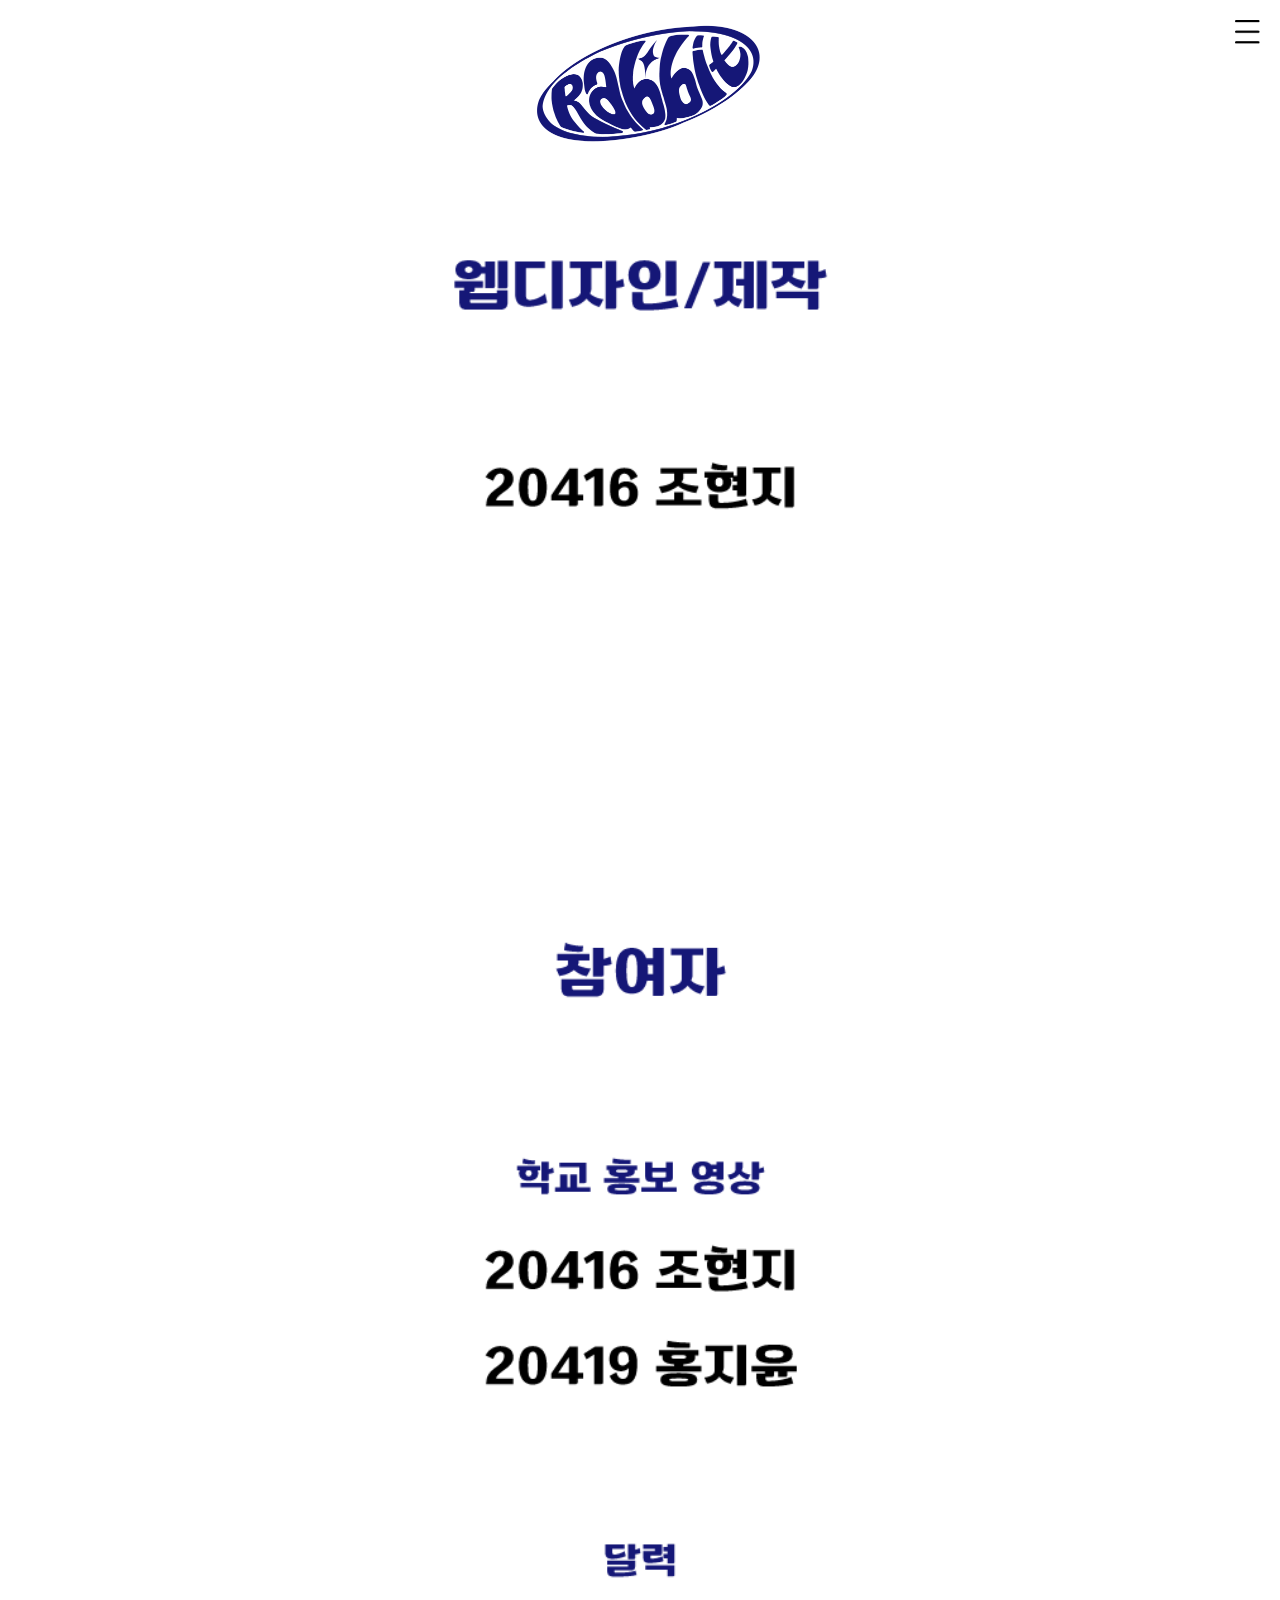
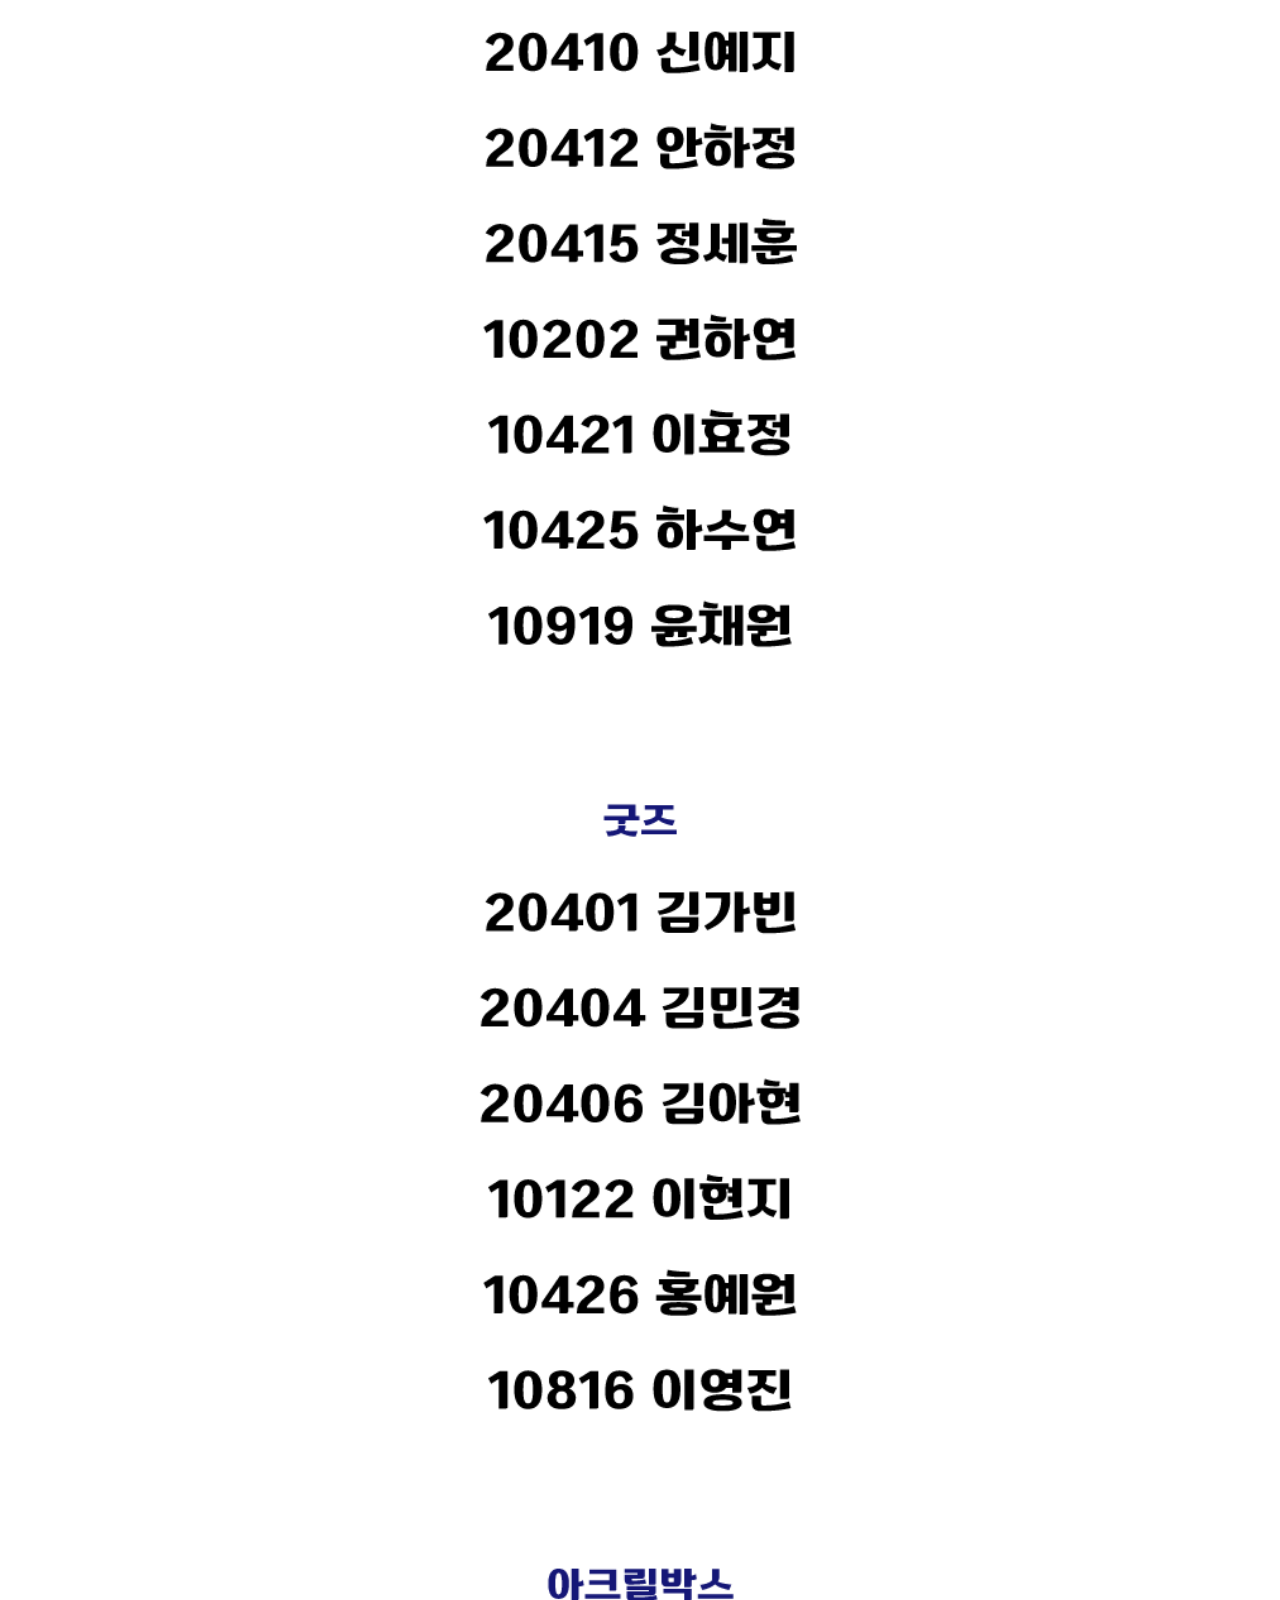
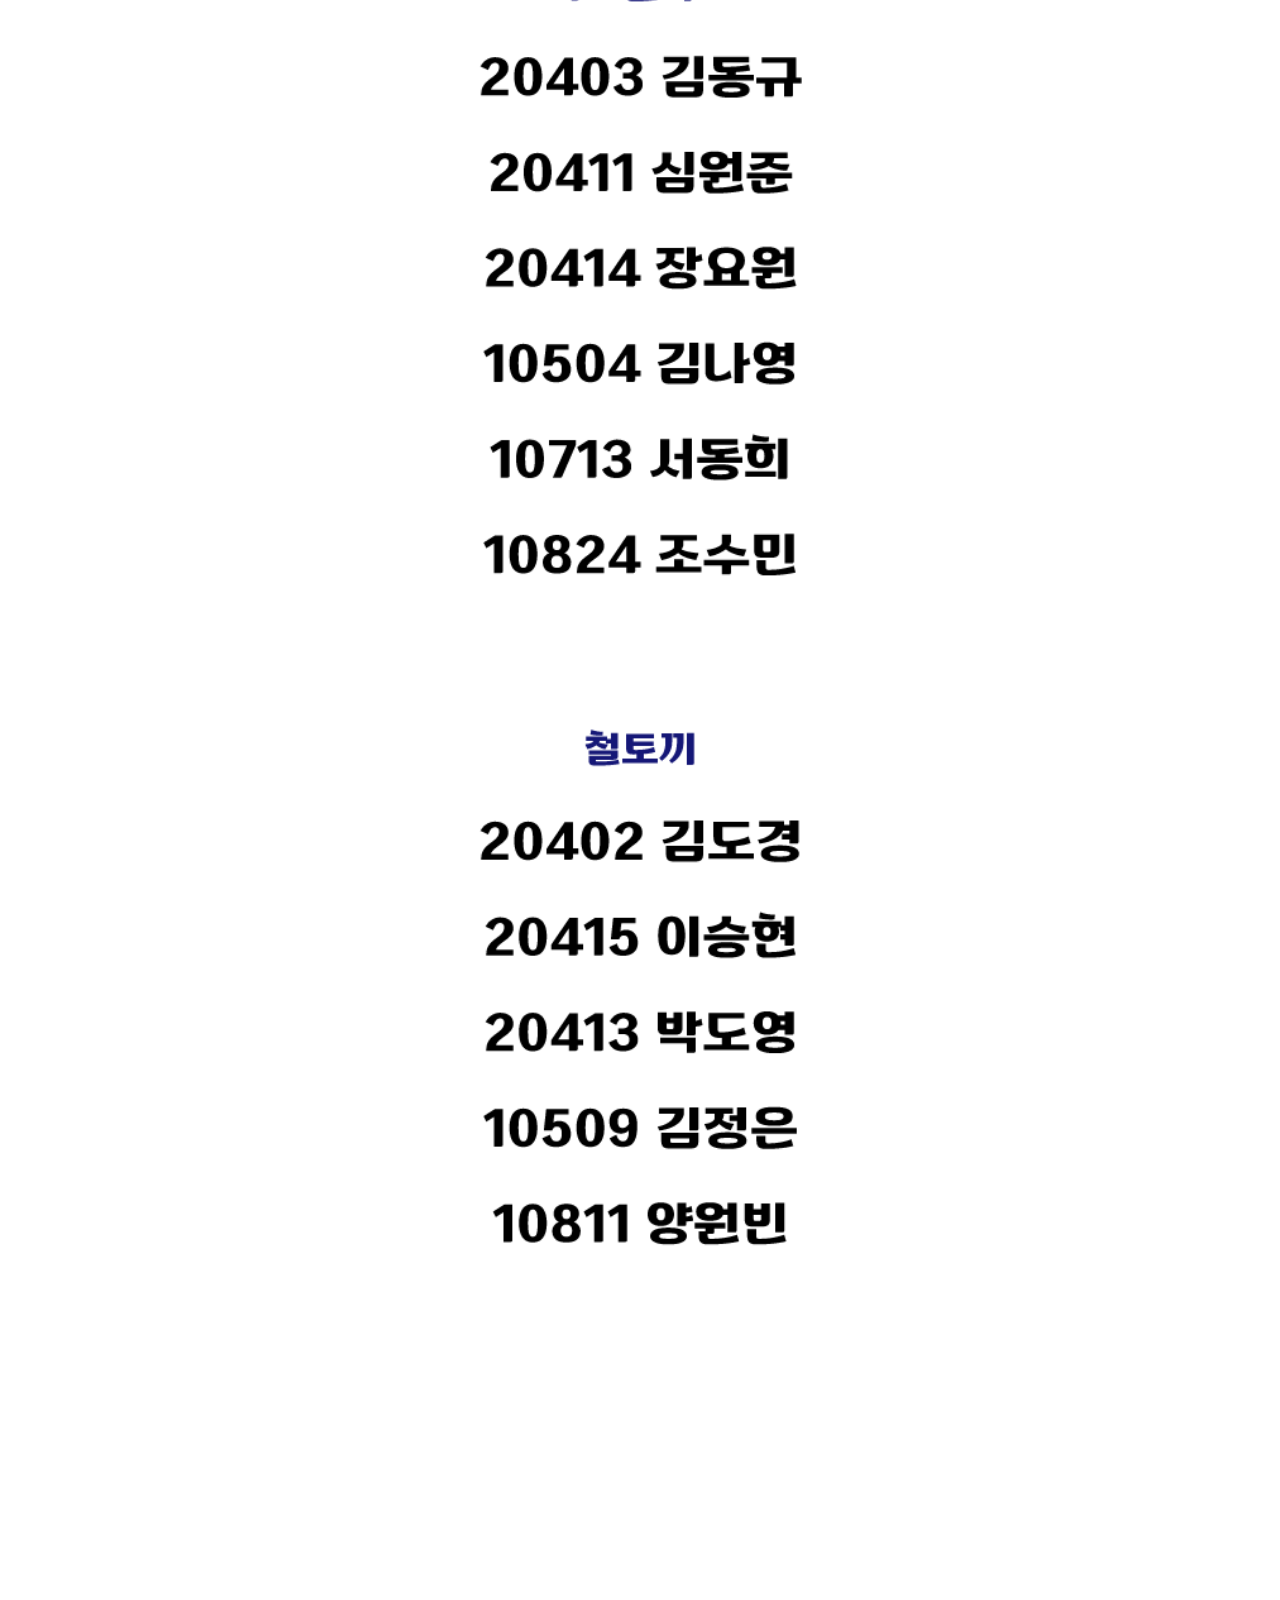
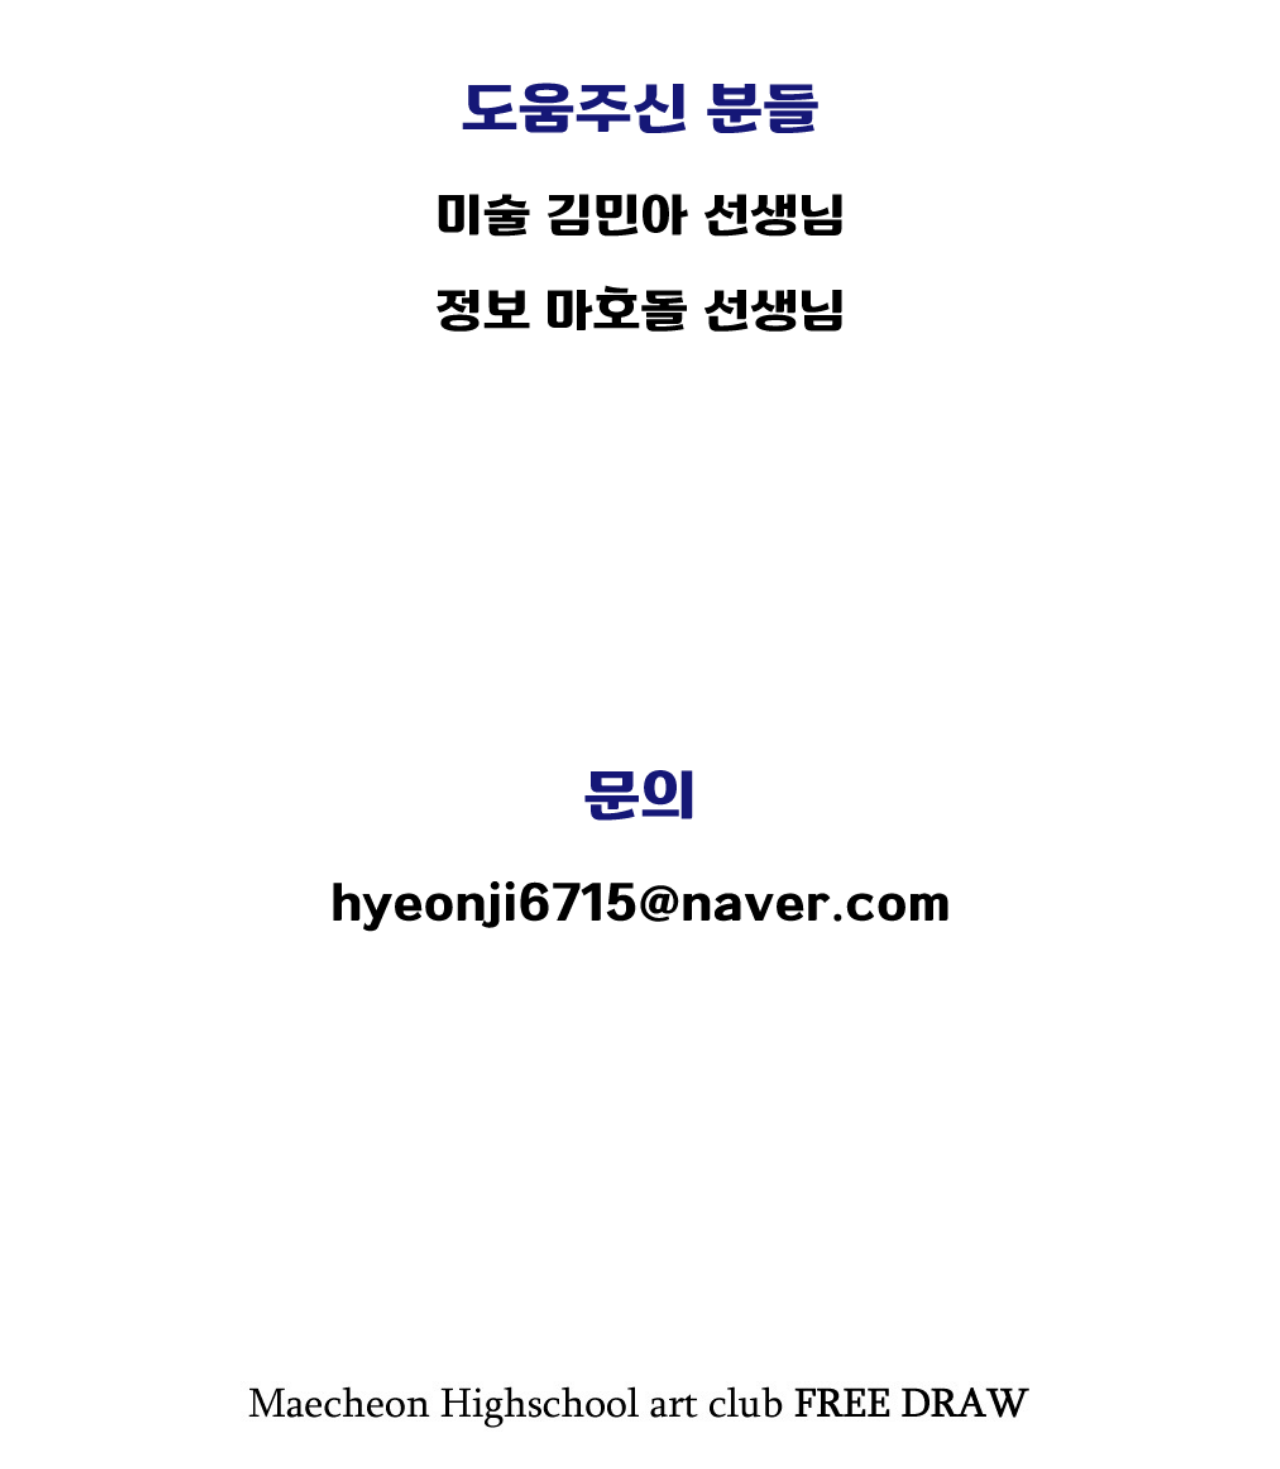
<file: num7.html>
<!DOCTYPE html>
<html lang="en">
<head>
    <meta charset="UTF-8">
    <meta http-equiv="X-UA-Compatible" content="IE=edge">
    <meta name="viewport" content="width=device-width, initial-scale=1.0">
    <title>Document</title>
    <link href="style.css" rel="stylesheet">
    <script src="script.js"></script>
</head>
<body>
    <div class="title">
        <a href="./index.html"><img class="logo" src="./img/logo.png"></a>

    <div>
        <a><img class="credit" src="./img/info/크레딧.png"></a>
    </div>
    <div>
        <a><img class="bottom-img" src="./img/bottom.png"></a>
    </div>

    <!--- 메뉴 버튼 -->
    <div class="menu" id="menuWrapper">
        <a id="menuBtn"><img class="menubutton" src="./img/10.png"></a>
        <div id="menuContent" class="dropdown-content">
            <a class="menu-list" href="./index.html">Home</a>
            <a class="menu-list" href="./num1.html">학교 홍보영상</a>
            <a class="menu-list" href="./num2.html">달력</a>
            <a class="menu-list" href="./num3.html">굿즈</a>
            <a class="menu-list" href="./num4.html">아크릴박스</a>
            <a class="menu-list" href="./num5.html">정원</a>
            <a class="menu-list" href="./num6.html">철토끼</a>
        </div>
        </div>
    </div>
    <script src="script.js"></script>
</body>
</html>
</file>
<file: style.css>
.logo{
  display: flex;
  position: fixed;
  justify-content: center;
  width: 20%;
  margin: auto;
  background-color: #ffffff;
  padding-left: 40%;
  padding-right: 50%;
  padding-bottom: 5px;
  padding-top: 5px;
  top:0px;
}

.poster{
  width: 90%;
  margin-top: 10px;
  margin-left: -10px;
  padding: 30px;
  justify-content: center;
}

/*home 이미지 전체*/
.container {
  display: flex;
  flex-wrap: wrap;
  justify-content: space-between;
}

.num-container {
  display: flex;
  flex-wrap: wrap;
  justify-content: space-between;
  width: 100%;
}

.num1 {
  width: 50%; /* 각 요소의 너비를 50%로 설정하여 두 개씩 배치 */
  margin-top: 15px;
}

.num-img {
  width: 100%;
}

.top-img{
  width: 100%;
  margin-top: 30px;
}

.bottom-img{
  width: 100%;
}
.img7{
  width: 70%;
  margin-left: 50px;
}
  
.stb{
    /* 스크롤 버튼 스타일 */
    #scrollBtn {
        display: none; /* 기본적으로 숨김 처리 */
        position: fixed;
        bottom: 20px;
        right: 20px;
        z-index: 99;
        font-size: 18px;
        border: none;
        outline: none;
        background-color: #ffffff;
        color: rgb(54, 54, 54);
        cursor: pointer;
        padding: 15px;
        border-radius: 50px;
    }
    
    #scrollBtn:hover {
        background-color: #777;
    }

}

.menu {
    display: inline-block;
    position: fixed;
    top: 0;
    right: 0;
    margin: 20px;
}

.menubutton{
  width: 25px;
}

.dropdown-content {
  position: absolute;
  display: none;
  flex-direction: column;
  box-shadow: 0px 8px 16px 0px rgba(0, 0, 0, 0.2);
  background-color: rgba(0, 0, 0, 0.8); /* 배경 색상을 어둡게 설정 */
  animation: slideIn 0.3s forwards; /* 슬라이드 애니메이션 추가 */
}

@keyframes slideIn {
  from {
    transform: translateX(100%); /* 시작 위치 설정 */
  }
  to {
    transform: translateX(-50%); /* 최종 위치 설정 */
  }
}


/*드롭다운 스타일*/
.dropdown-content a {
    display: block;
  }

.menu-list{ 
    text-decoration: none;
    margin : 30px;
    font-size: 20px;
}

/*드롭다운 텍스트*/
.show {
    display: block;
    width: 370px;
    height: 1000px;
    background-color: #ffffff;
    color: rgb(0, 0, 0);
    transform: translateX(-50%);
    font-size: 20px;
    padding-left: 10px;
}


/*info*/

/* 달력 */
.slider-container {
  width: 100%;
  overflow: hidden;
}

.slider {
  display: flex;
  width: 1400%; /* 이미지 개수에 따라 조정 */
  transition: transform 0.5s ease;
}

.slider img {
  width: 7.1429%; /* 이미지 개수에 따라 조정 */
}

  
/* 인디케이터 */
.indicator-container {
    display: flex;
    justify-content: center;
    margin-top: 10px;
  }
  
  .indicator-dot {
    width: 10px;
    height: 10px;
    border-radius: 50%;
    background-color: rgb(187, 187, 187);
    margin: 0 5px;
    cursor: pointer;
  }
  
  .indicator-dot.active {
    background-color: rgb(13, 15, 116);
  }
  
  .gif{
    margin-top: 30px;
    width: 100%;
    top: 30%;
    left: 50%;
  }

  /*굿즈*/
  .info3{
    width: 100%;
    margin-top: 30px;
  }

  .info1{
    width: 100%;
  }
  .info1-name{
    width: 100%;
    margin-bottom: 30px;
  }
  .info2{
    width: 100%;
    margin-top: 60px;
  }
  .info4{
    width: 100%;
    margin-top: 100px;
  }
  .info5{
    width: 100%;
    margin-top: 30px;
  }
.info6{
  width: 100%;
  margin-top: 50px;
}

  .credit{
    width: 100%;
    margin-top: 50px;
  }
</file>
